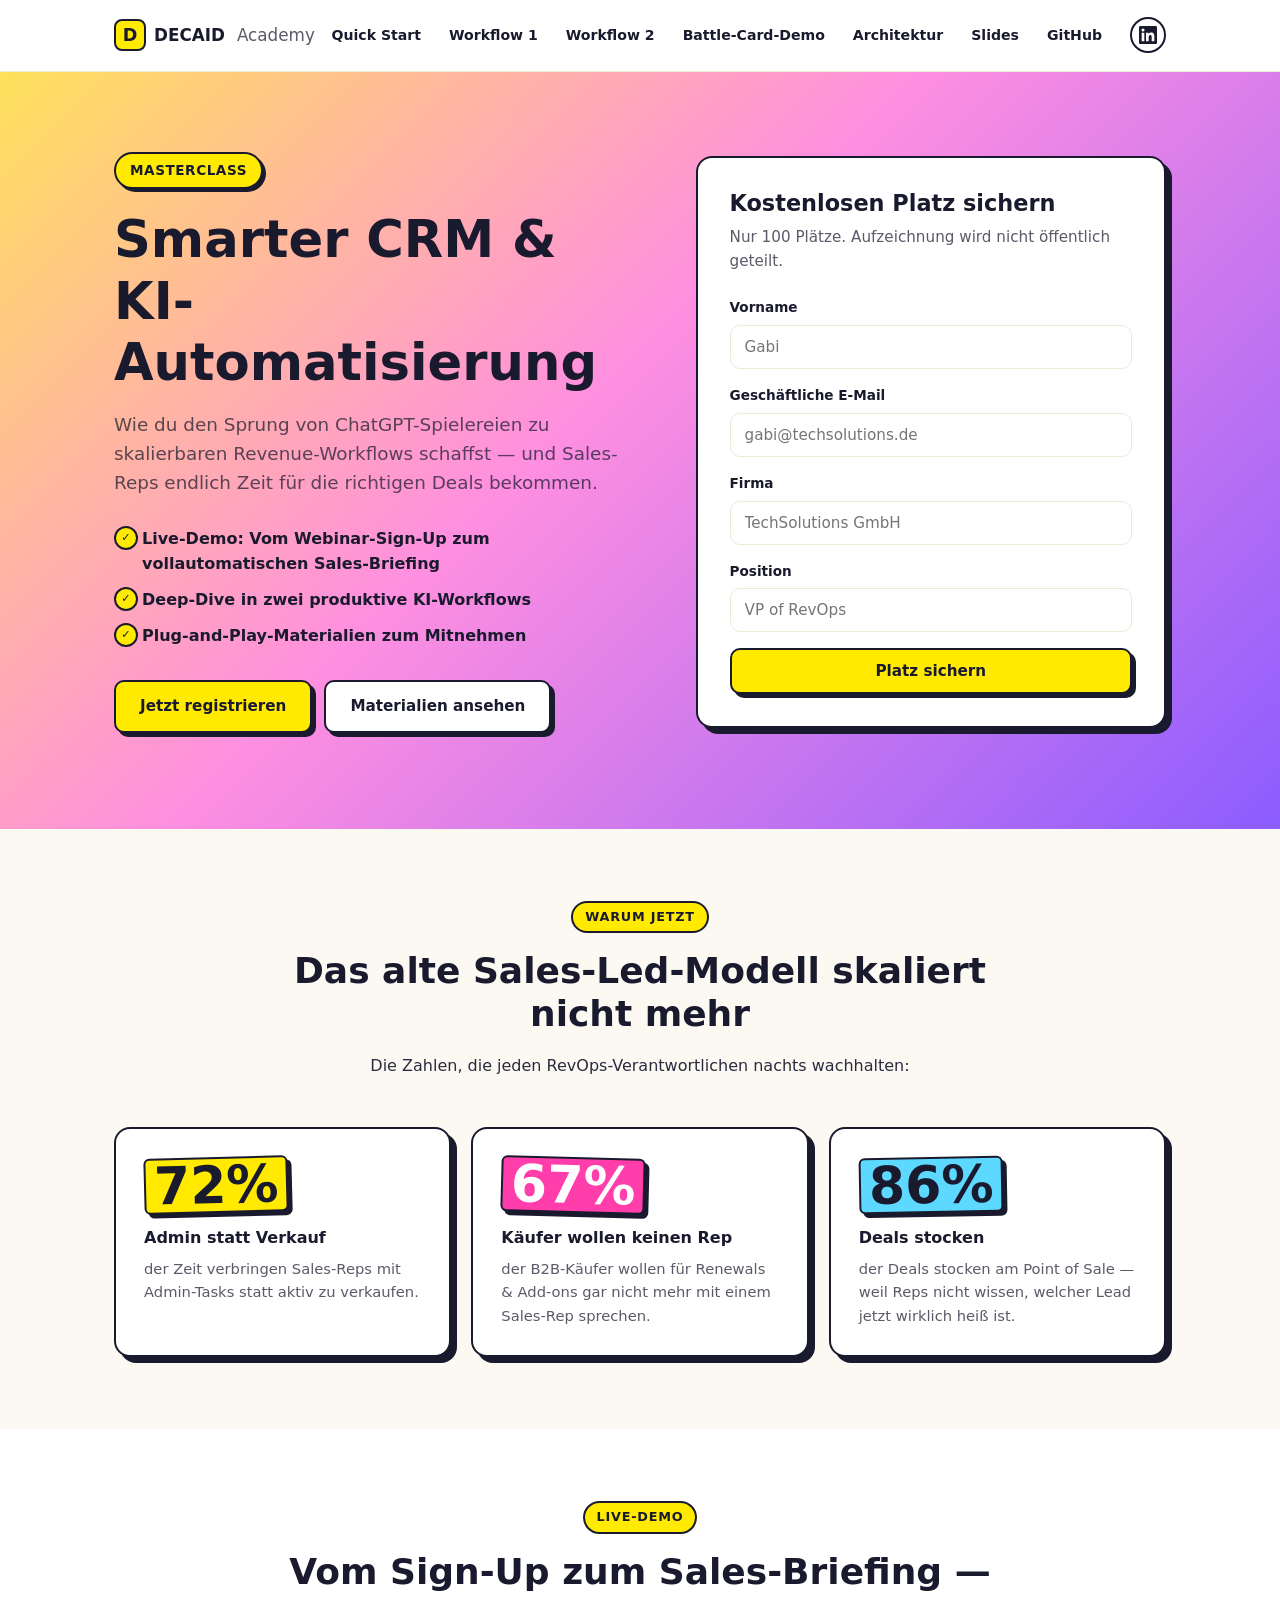
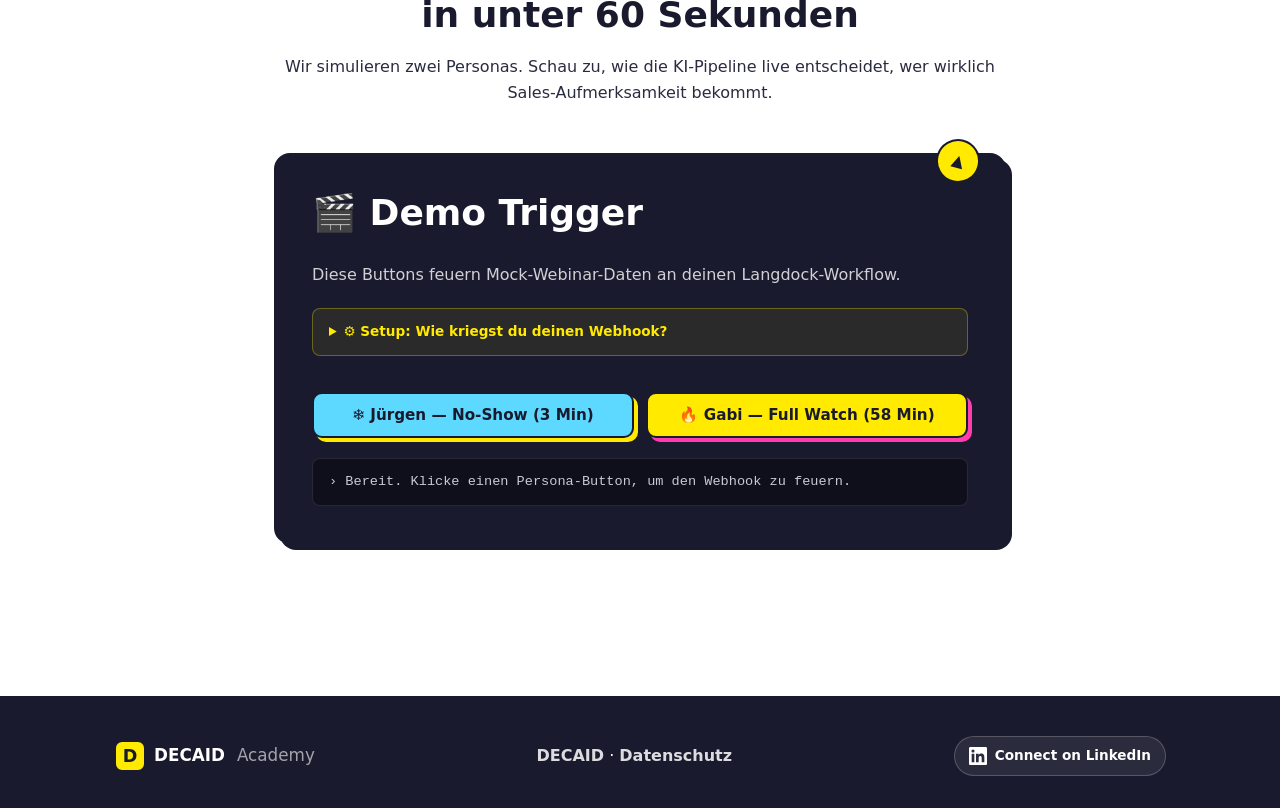
<file: index.html>
<!DOCTYPE html>
<html lang="de">
<head>
  <meta charset="UTF-8" />
  <meta name="viewport" content="width=device-width, initial-scale=1.0" />
  <title>Smarter CRM & KI-Automatisierung — Masterclass · DECAID Academy</title>
  <meta name="description" content="Live-Masterclass: Wie KI-gestützte CRM-Automatisierung Sales-Teams nur die wirklich qualifizierten Enterprise-Deals serviert — inklusive automatischer Deep-Research." />
  <link rel="icon" type="image/png" href="assets/logo.png" />
  <link rel="stylesheet" href="assets/styles.css" />
</head>
<body>

  <!-- ── Header ── -->
  <header class="site-header">
    <div class="container site-header__inner">
      <a href="#top" class="tenant-logo" style="text-decoration:none;">
        <div class="tenant-logo-icon">D</div>
        <span class="tenant-logo-text">DECAID</span>
        <span class="tenant-logo-accent">Academy</span>
      </a>

      <nav class="site-nav" aria-label="Materialien">
        <ul class="site-nav__list">
          <li><a href="materials/quick-start.html">Quick Start</a></li>
          <li><a href="materials/workflow1-lead-triage.html">Workflow 1</a></li>
          <li><a href="materials/workflow2-battle-cards.html">Workflow 2</a></li>
          <li><a href="battle-cards.html">Battle-Card-Demo</a></li>
          <li><a href="materials/architecture.html">Architektur</a></li>
          <li><a href="slides/">Slides</a></li>
          <li><a href="https://github.com/floriandecaid/decaid-academy-masterclass-smart-crm-demo-florian-202605" target="_blank" rel="noopener">GitHub</a></li>
        </ul>
      </nav>

      <a href="https://www.linkedin.com/in/florian-langer/" target="_blank" rel="noopener" class="site-nav__linkedin" aria-label="Connect with Florian Langer on LinkedIn" title="Connect on LinkedIn">
        <svg viewBox="0 0 24 24" fill="currentColor" aria-hidden="true"><path d="M20.45 20.45h-3.55v-5.57c0-1.33-.03-3.04-1.86-3.04-1.86 0-2.14 1.45-2.14 2.95v5.66H9.35V9h3.41v1.56h.05c.48-.9 1.64-1.86 3.38-1.86 3.61 0 4.27 2.38 4.27 5.47v6.28zM5.34 7.43a2.06 2.06 0 1 1 0-4.13 2.06 2.06 0 0 1 0 4.13zM7.12 20.45H3.56V9h3.56v11.45zM22.23 0H1.77C.79 0 0 .77 0 1.72v20.56C0 23.23.79 24 1.77 24h20.46C23.21 24 24 23.23 24 22.28V1.72C24 .77 23.21 0 22.23 0z"/></svg>
      </a>

      <button class="site-nav__toggle" id="navToggle" aria-label="Menü öffnen" aria-expanded="false" aria-controls="mobileNav">
        <span></span><span></span><span></span>
      </button>
    </div>

    <div class="mobile-nav" id="mobileNav" aria-hidden="true">
      <ul>
        <li><a href="materials/quick-start.html">Quick Start</a></li>
        <li><a href="materials/workflow1-lead-triage.html">Workflow 1 — Web Research &amp; Routing</a></li>
        <li><a href="materials/workflow2-battle-cards.html">Workflow 2 — Battle Cards</a></li>
        <li><a href="battle-cards.html">Battle-Card-Demo</a></li>
        <li><a href="materials/architecture.html">Architektur</a></li>
        <li><a href="slides/">Slides der Masterclass</a></li>
        <li><a href="https://github.com/floriandecaid/decaid-academy-masterclass-smart-crm-demo-florian-202605" target="_blank" rel="noopener">GitHub Repo</a></li>
        <li><a href="https://www.linkedin.com/in/florian-langer/" target="_blank" rel="noopener">Connect on LinkedIn</a></li>
      </ul>
    </div>
  </header>

  <a id="top"></a>

  <!-- ── Hero / Registration ── -->
  <section class="hero">
    <div class="container hero__inner">

      <div class="hero__content">
        <span class="hero__eyebrow">Masterclass</span>
        <h1 class="hero__title">Smarter CRM &amp; KI-Automatisierung</h1>
        <p class="hero__subtitle">
          Wie du den Sprung von ChatGPT-Spielereien zu skalierbaren Revenue-Workflows schaffst — und Sales-Reps endlich Zeit für die richtigen Deals bekommen.
        </p>
        <ul class="hero__bullets">
          <li>Live-Demo: Vom Webinar-Sign-Up zum vollautomatischen Sales-Briefing</li>
          <li>Deep-Dive in zwei produktive KI-Workflows</li>
          <li>Plug-and-Play-Materialien zum Mitnehmen</li>
        </ul>
        <div style="display:flex; gap:12px; flex-wrap:wrap;">
          <a href="#registration" class="btn btn--primary" id="heroRegisterBtn">Jetzt registrieren</a>
          <a href="materials/quick-start.html" class="btn btn--ghost">Materialien ansehen</a>
        </div>
      </div>

      <!-- ── Registration Form ── -->
      <div class="form-card" id="registration">
        <h2>Kostenlosen Platz sichern</h2>
        <p class="form-card__intro">Nur 100 Plätze. Aufzeichnung wird nicht öffentlich geteilt.</p>

        <form id="registrationForm" autocomplete="on" novalidate>
          <div class="form-row">
            <label for="firstname">Vorname</label>
            <input type="text" id="firstname" name="firstname" required placeholder="Gabi" />
          </div>
          <div class="form-row">
            <label for="email">Geschäftliche E-Mail</label>
            <input type="email" id="email" name="email" required placeholder="gabi@techsolutions.de" />
          </div>
          <div class="form-row">
            <label for="company_name">Firma</label>
            <input type="text" id="company_name" name="company_name" required placeholder="TechSolutions GmbH" />
          </div>
          <div class="form-row">
            <label for="jobtitle">Position</label>
            <input type="text" id="jobtitle" name="jobtitle" required placeholder="VP of RevOps" />
          </div>

          <button type="submit" class="btn btn--primary btn--block">Platz sichern</button>
        </form>
      </div>

    </div>
  </section>

  <!-- ── Stats / Pain Section ── -->
  <section class="section section--alt">
    <div class="container">
      <div class="section__title-block">
        <span class="section__eyebrow">Warum jetzt</span>
        <h2>Das alte Sales-Led-Modell skaliert nicht mehr</h2>
        <p>Die Zahlen, die jeden RevOps-Verantwortlichen nachts wachhalten:</p>
      </div>

      <div class="stat-grid">
        <div class="stat-card">
          <div class="stat-card__num">72%</div>
          <div class="stat-card__label">Admin statt Verkauf</div>
          <div class="stat-card__desc">der Zeit verbringen Sales-Reps mit Admin-Tasks statt aktiv zu verkaufen.</div>
        </div>
        <div class="stat-card">
          <div class="stat-card__num">67%</div>
          <div class="stat-card__label">Käufer wollen keinen Rep</div>
          <div class="stat-card__desc">der B2B-Käufer wollen für Renewals &amp; Add-ons gar nicht mehr mit einem Sales-Rep sprechen.</div>
        </div>
        <div class="stat-card">
          <div class="stat-card__num">86%</div>
          <div class="stat-card__label">Deals stocken</div>
          <div class="stat-card__desc">der Deals stocken am Point of Sale — weil Reps nicht wissen, welcher Lead jetzt wirklich heiß ist.</div>
        </div>
      </div>
    </div>
  </section>

  <!-- ── Demo Control Panel (für Bühne) ── -->
  <section class="section">
    <div class="container container--narrow">
      <div class="section__title-block">
        <span class="section__eyebrow">Live-Demo</span>
        <h2>Vom Sign-Up zum Sales-Briefing — in unter 60 Sekunden</h2>
        <p>Wir simulieren zwei Personas. Schau zu, wie die KI-Pipeline live entscheidet, wer wirklich Sales-Aufmerksamkeit bekommt.</p>
      </div>

      <div class="demo-panel" id="demoPanel">
        <h2>🎬 Demo Trigger</h2>
        <p>Diese Buttons feuern Mock-Webinar-Daten an deinen Langdock-Workflow.</p>

        <details style="margin-bottom: 8px; background: rgba(255,234,0,0.08); border: 1px solid rgba(255,234,0,0.3); border-radius: 8px; padding: 12px 16px;">
          <summary style="cursor: pointer; font-weight: 700; color: var(--decaid-primary); font-size: 0.85rem;">⚙️ Setup: Wie kriegst du deinen Webhook?</summary>
          <ol style="margin: 12px 0 0; padding-left: 22px; font-size: 0.82rem; line-height: 1.55; color: rgba(255,255,255,0.85);">
            <li>Login bei <a href="https://app.langdock.com" target="_blank" rel="noopener" style="color: var(--decaid-primary);">app.langdock.com</a></li>
            <li>Workflow 1 öffnen → <strong>Webhook-Node</strong> (ganz links) anklicken</li>
            <li>Button <code style="background:rgba(0,0,0,0.4); padding:1px 6px; border-radius:4px;">Copy URL</code> klicken</li>
            <li>In <code style="background:rgba(0,0,0,0.4); padding:1px 6px; border-radius:4px;">index.html</code> die Variable <code style="background:rgba(0,0,0,0.4); padding:1px 6px; border-radius:4px;">LANGDOCK_WEBHOOK_URL</code> ersetzen</li>
          </ol>
        </details>

        <div class="demo-panel__buttons">
          <button class="btn btn--demo-cold" data-persona="juergen" type="button">
            ❄️ Jürgen — No-Show (3 Min)
          </button>
          <button class="btn btn--demo-hot" data-persona="gabi" type="button">
            🔥 Gabi — Full Watch (58 Min)
          </button>
        </div>

        <div class="demo-status" id="demoStatus">› Bereit. Klicke einen Persona-Button, um den Webhook zu feuern.</div>
      </div>
    </div>
  </section>

  <!-- ── Footer ── -->
  <footer class="site-footer">
    <div class="container site-footer__inner">
      <div class="tenant-logo">
        <div class="tenant-logo-icon">D</div>
        <span class="tenant-logo-text" style="color:#fff;">DECAID</span>
        <span class="tenant-logo-accent" style="color:rgba(255,255,255,0.6);">Academy</span>
      </div>
      <div>
        <a href="https://decaid.ai" target="_blank" rel="noopener">DECAID</a> ·
        <a href="https://decaid.ai/datenschutz" target="_blank" rel="noopener">Datenschutz</a>
      </div>
      <a href="https://www.linkedin.com/in/florian-langer/" target="_blank" rel="noopener" class="site-footer__connect" aria-label="Connect with Florian Langer on LinkedIn">
        <svg viewBox="0 0 24 24" fill="currentColor" aria-hidden="true"><path d="M20.45 20.45h-3.55v-5.57c0-1.33-.03-3.04-1.86-3.04-1.86 0-2.14 1.45-2.14 2.95v5.66H9.35V9h3.41v1.56h.05c.48-.9 1.64-1.86 3.38-1.86 3.61 0 4.27 2.38 4.27 5.47v6.28zM5.34 7.43a2.06 2.06 0 1 1 0-4.13 2.06 2.06 0 0 1 0 4.13zM7.12 20.45H3.56V9h3.56v11.45zM22.23 0H1.77C.79 0 0 .77 0 1.72v20.56C0 23.23.79 24 1.77 24h20.46C23.21 24 24 23.23 24 22.28V1.72C24 .77 23.21 0 22.23 0z"/></svg>
        Connect on LinkedIn
      </a>
    </div>
  </footer>

  <script>
    /* ── Mobile Nav Toggle ──────────────────────────────────── */
    (() => {
      const toggle = document.getElementById('navToggle');
      const drawer = document.getElementById('mobileNav');
      if (!toggle || !drawer) return;
      toggle.addEventListener('click', () => {
        const open = toggle.getAttribute('aria-expanded') === 'true';
        toggle.setAttribute('aria-expanded', String(!open));
        drawer.setAttribute('data-open', String(!open));
        drawer.setAttribute('aria-hidden', String(open));
      });
      drawer.querySelectorAll('a').forEach(a => a.addEventListener('click', () => {
        toggle.setAttribute('aria-expanded', 'false');
        drawer.setAttribute('data-open', 'false');
        drawer.setAttribute('aria-hidden', 'true');
      }));
    })();

    /* ────────────────────────────────────────────────────────────
     * Konfiguration — Webhook für deinen Workflow 1.
     *
     * Wo bekommst du die URL?
     *   1. Login bei app.langdock.com
     *   2. Workflow 1 (Web Research & Smart Routing) öffnen
     *   3. Webhook-Node (ganz links) anklicken
     *   4. Button "Copy URL" klicken
     *   5. Hier unten einsetzen — die URL beginnt mit
     *      https://app.langdock.com/api/hooks/workflows/<workflow-id>
     *
     * Solange der Platzhalter steht, zeigt die Demo nur die JSON-Payload
     * an, die gesendet werden würde — kein echter Trigger.
     * ──────────────────────────────────────────────────────────── */
    const LANGDOCK_WEBHOOK_URL = "<YOUR_WORKFLOW_1_WEBHOOK_URL>";

    /* ────────────────────────────────────────────────────────────
     * Mock-Personas für die Live-Demo.
     * Bewusst fiktiv. Gerolsteiner als googlebare Demo-Firma.
     * ──────────────────────────────────────────────────────────── */
    /* Achtung: keine Revenue im Form-Submit. Das Webinar-Tool kennt nur
       Vorname/Email/Firma/Position + Watch-Time vom Streaming. Revenue,
       News und strategische Themen ergänzt die Web-Search-KI im Workflow. */
    const personas = {
      juergen: {
        event: "webinar_engagement_update",
        lead: {
          firstname: "Jürgen",
          lastname: "Maier",
          email: "j.maier@fritz-kola.example",
          company_name: "fritz-kola GmbH",
          jobtitle: "Head of Marketing",
          webinar_watch_time_minutes: 3
        }
      },
      gabi: {
        event: "webinar_engagement_update",
        lead: {
          firstname: "Gabi",
          lastname: "Schneider",
          email: "g.schneider@gerolsteiner.example",
          company_name: "Gerolsteiner Brunnen GmbH & Co. KG",
          jobtitle: "VP of RevOps",
          webinar_watch_time_minutes: 58
        }
      }
    };

    const statusEl = document.getElementById("demoStatus");

    function setStatus(text, variant) {
      const cls = variant ? ` class="${variant}"` : "";
      statusEl.innerHTML = `<span${cls}>${text}</span>`;
    }

    async function firePersona(personaKey) {
      const payload = personas[personaKey];
      if (!payload) return;

      if (LANGDOCK_WEBHOOK_URL.startsWith("<")) {
        setStatus(
          `⚠️  Kein Webhook konfiguriert.\n\n` +
          `So bekommst du die URL:\n` +
          `1. app.langdock.com → dein Workflow öffnen\n` +
          `2. Webhook-Node (links) anklicken\n` +
          `3. "Copy URL" → in index.html als LANGDOCK_WEBHOOK_URL einsetzen\n\n` +
          `Würde senden:\n${JSON.stringify(payload, null, 2)}`,
          "err"
        );
        return;
      }

      setStatus(`› Sende ${payload.lead.firstname} (${payload.lead.webinar_watch_time_minutes} Min) an Langdock…`, "info");

      /* Hinweis: Langdocks Webhook unterstützt keinen CORS für Browser-Fetches.
         Wir nutzen `mode: "no-cors"` — der Request geht raus und triggert den
         Workflow, aber wir können die Response nicht lesen.
         Erfolgs-Bestätigung gibt's also nicht via HTTP-Status, sondern indirekt:
         schau in den Drive-Ordner, dort erscheint das Briefing-Doc. */
      try {
        await fetch(LANGDOCK_WEBHOOK_URL, {
          method: "POST",
          mode: "no-cors",
          headers: { "Content-Type": "application/json" },
          body: JSON.stringify(payload)
        });
        setStatus(
          `✓ ${payload.lead.firstname} (${payload.lead.company_name}) gesendet.\n` +
          `Watch Time: ${payload.lead.webinar_watch_time_minutes} Min · Revenue & News holt die KI selbst.\n` +
          `→ Schau in deinen Drive-Ordner — Briefing-Doc folgt in 20–60 Sek.`,
          "ok"
        );
      } catch (err) {
        setStatus(`✗ Fehler beim Senden: ${err.message}`, "err");
      }
    }

    document.querySelectorAll("[data-persona]").forEach(btn => {
      btn.addEventListener("click", () => firePersona(btn.dataset.persona));
    });

    /* Registration: Demo-Hinweis. Beide Trigger ("Jetzt registrieren"
       im Hero + "Platz sichern" im Form) zeigen denselben Hinweis. */
    function showRegistrationDemoNotice(firstname) {
      alert(
        `Danke, ${firstname || "Friend"}!\n\n` +
        `Diese Seite ist die Demo-Landingpage für die DECAID Academy Masterclass.\n` +
        `In einer echten Implementation würden deine Daten jetzt direkt an Langdock fließen.`
      );
    }

    document.getElementById("heroRegisterBtn").addEventListener("click", (e) => {
      e.preventDefault();
      showRegistrationDemoNotice();
    });

    document.getElementById("registrationForm").addEventListener("submit", (e) => {
      e.preventDefault();
      const data = Object.fromEntries(new FormData(e.target).entries());
      showRegistrationDemoNotice(data.firstname);
    });
  </script>

</body>
</html>
</file>
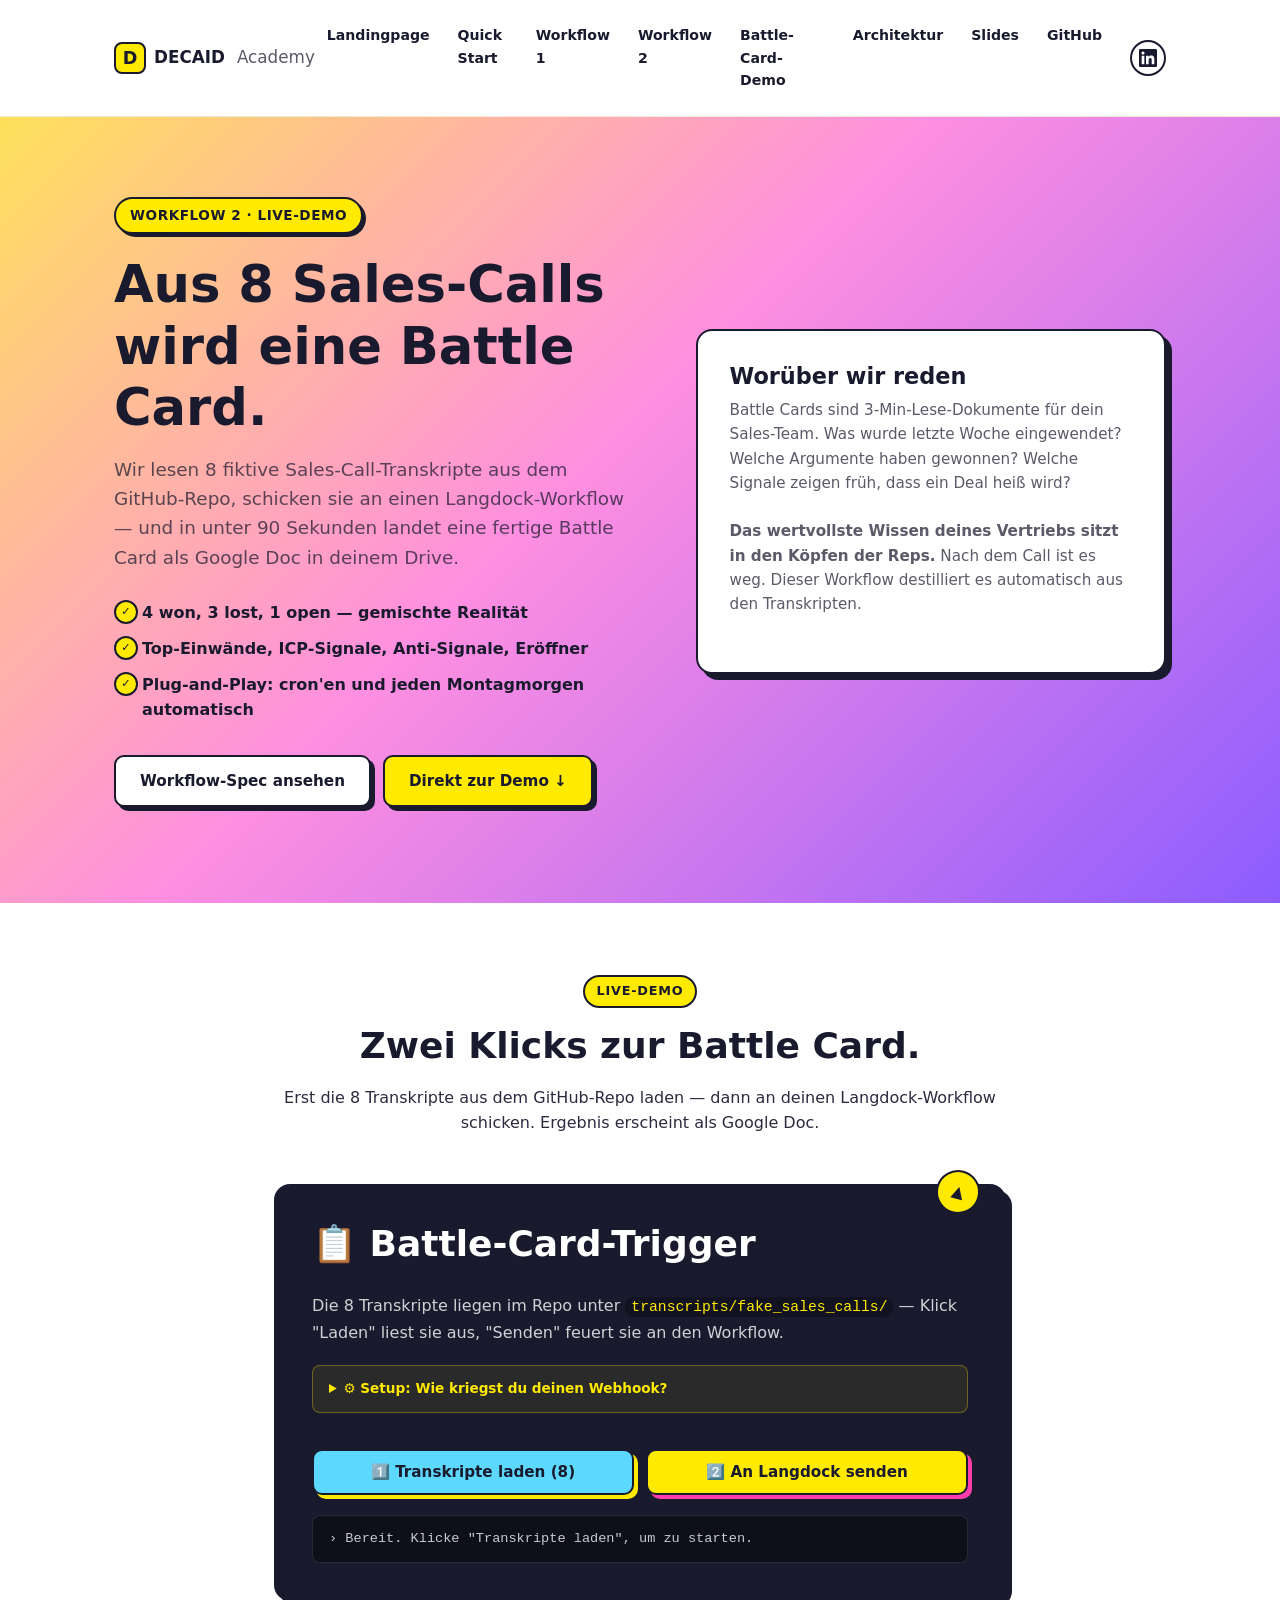
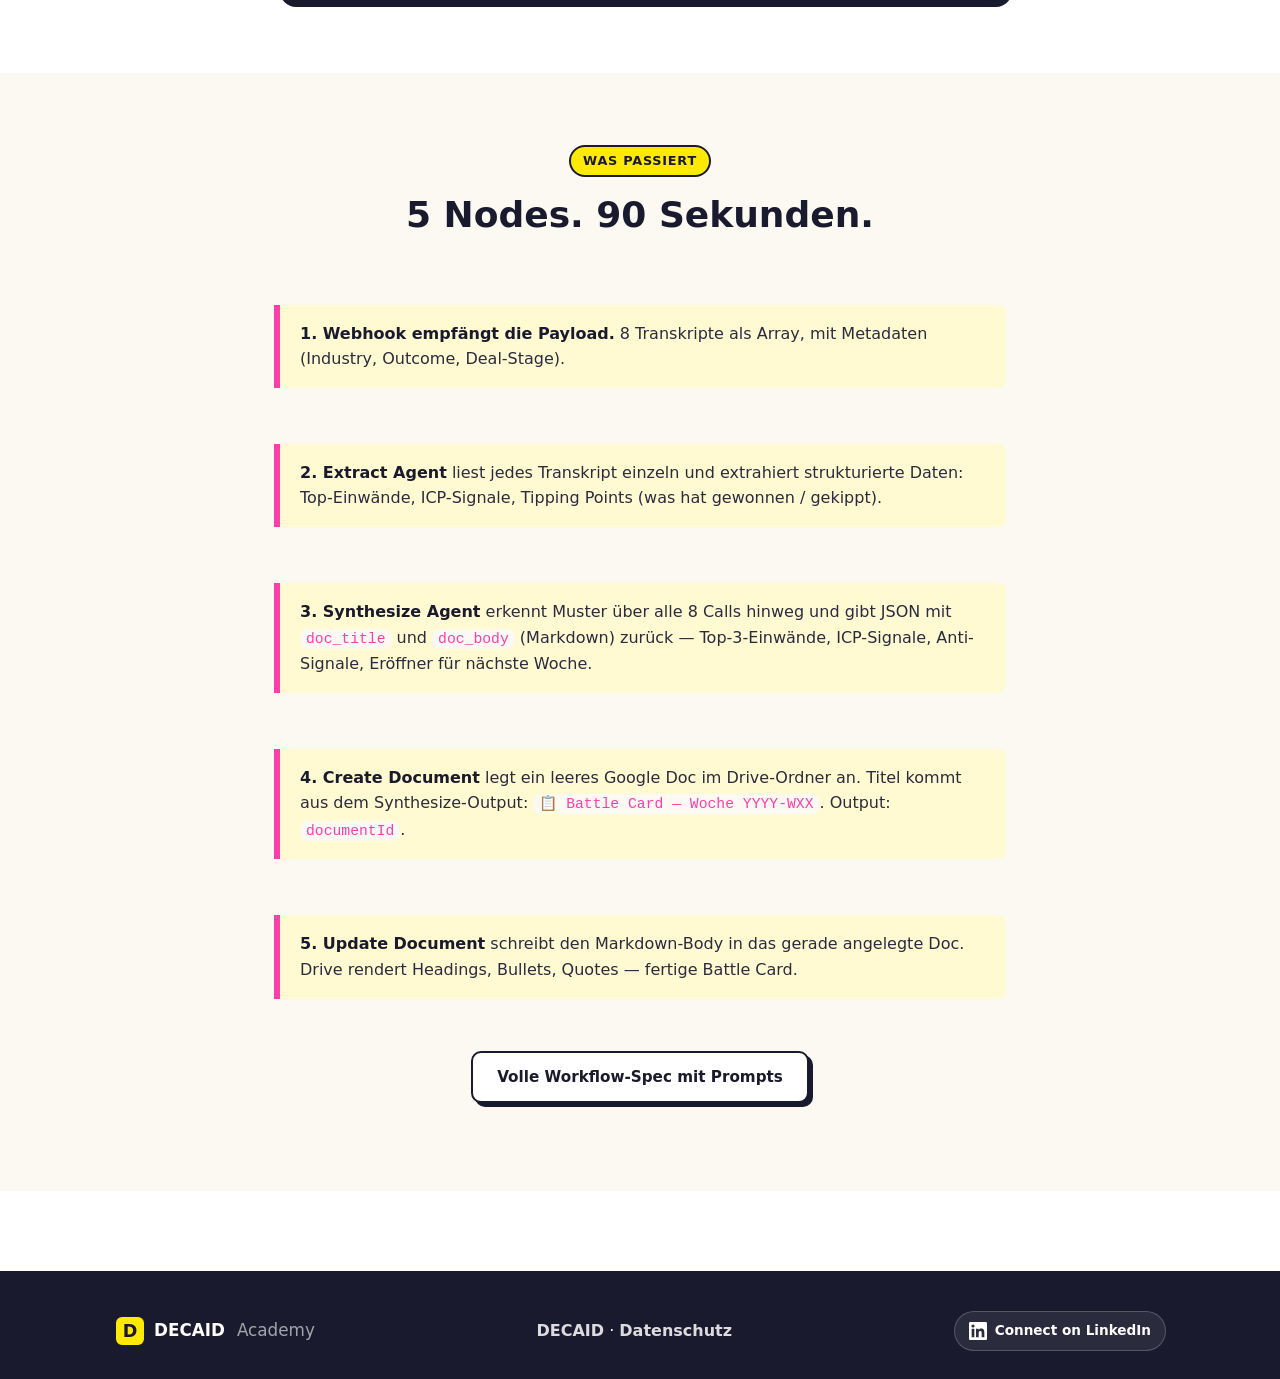
<file: battle-cards.html>
<!DOCTYPE html>
<html lang="de">
<head>
  <meta charset="UTF-8" />
  <meta name="viewport" content="width=device-width, initial-scale=1.0" />
  <title>Battle Cards — Live-Demo · DECAID Academy</title>
  <meta name="description" content="Live-Demo: 8 Sales-Call-Transkripte werden von einem Langdock-Workflow zu einer Battle Card destilliert — ein Doc, das dein Team Montagmorgen in 3 Minuten lesen kann." />
  <link rel="icon" type="image/png" href="assets/logo.png" />
  <link rel="stylesheet" href="assets/styles.css" />
</head>
<body>

  <!-- ── Header ── -->
  <header class="site-header">
    <div class="container site-header__inner">
      <a href="index.html" class="tenant-logo" style="text-decoration:none;">
        <div class="tenant-logo-icon">D</div>
        <span class="tenant-logo-text">DECAID</span>
        <span class="tenant-logo-accent">Academy</span>
      </a>

      <nav class="site-nav" aria-label="Materialien">
        <ul class="site-nav__list">
          <li><a href="index.html">Landingpage</a></li>
          <li><a href="materials/quick-start.html">Quick Start</a></li>
          <li><a href="materials/workflow1-lead-triage.html">Workflow 1</a></li>
          <li><a href="materials/workflow2-battle-cards.html">Workflow 2</a></li>
          <li><a href="battle-cards.html">Battle-Card-Demo</a></li>
          <li><a href="materials/architecture.html">Architektur</a></li>
          <li><a href="slides/">Slides</a></li>
          <li><a href="https://github.com/floriandecaid/decaid-academy-masterclass-smart-crm-demo-florian-202605" target="_blank" rel="noopener">GitHub</a></li>
        </ul>
      </nav>

      <a href="https://www.linkedin.com/in/florian-langer/" target="_blank" rel="noopener" class="site-nav__linkedin" aria-label="Connect with Florian Langer on LinkedIn" title="Connect on LinkedIn">
        <svg viewBox="0 0 24 24" fill="currentColor" aria-hidden="true"><path d="M20.45 20.45h-3.55v-5.57c0-1.33-.03-3.04-1.86-3.04-1.86 0-2.14 1.45-2.14 2.95v5.66H9.35V9h3.41v1.56h.05c.48-.9 1.64-1.86 3.38-1.86 3.61 0 4.27 2.38 4.27 5.47v6.28zM5.34 7.43a2.06 2.06 0 1 1 0-4.13 2.06 2.06 0 0 1 0 4.13zM7.12 20.45H3.56V9h3.56v11.45zM22.23 0H1.77C.79 0 0 .77 0 1.72v20.56C0 23.23.79 24 1.77 24h20.46C23.21 24 24 23.23 24 22.28V1.72C24 .77 23.21 0 22.23 0z"/></svg>
      </a>

      <button class="site-nav__toggle" id="navToggle" aria-label="Menü öffnen" aria-expanded="false" aria-controls="mobileNav">
        <span></span><span></span><span></span>
      </button>
    </div>

    <div class="mobile-nav" id="mobileNav" aria-hidden="true">
      <ul>
        <li><a href="index.html">← Landingpage</a></li>
        <li><a href="materials/quick-start.html">Quick Start</a></li>
        <li><a href="materials/workflow1-lead-triage.html">Workflow 1 — Web Research &amp; Routing</a></li>
        <li><a href="materials/workflow2-battle-cards.html">Workflow 2 — Battle Cards</a></li>
        <li><a href="battle-cards.html">Battle-Card-Demo</a></li>
        <li><a href="materials/architecture.html">Architektur</a></li>
        <li><a href="slides/">Slides der Masterclass</a></li>
        <li><a href="https://github.com/floriandecaid/decaid-academy-masterclass-smart-crm-demo-florian-202605" target="_blank" rel="noopener">GitHub Repo</a></li>
        <li><a href="https://www.linkedin.com/in/florian-langer/" target="_blank" rel="noopener">Connect on LinkedIn</a></li>
      </ul>
    </div>
  </header>

  <!-- ── Hero ── -->
  <section class="hero">
    <div class="container hero__inner">

      <div class="hero__content">
        <span class="hero__eyebrow">Workflow 2 · Live-Demo</span>
        <h1 class="hero__title">Aus 8 Sales-Calls wird eine Battle Card.</h1>
        <p class="hero__subtitle">
          Wir lesen 8 fiktive Sales-Call-Transkripte aus dem GitHub-Repo, schicken sie an einen Langdock-Workflow — und in unter 90 Sekunden landet eine fertige Battle Card als Google Doc in deinem Drive.
        </p>
        <ul class="hero__bullets">
          <li>4 won, 3 lost, 1 open — gemischte Realität</li>
          <li>Top-Einwände, ICP-Signale, Anti-Signale, Eröffner</li>
          <li>Plug-and-Play: cron'en und jeden Montagmorgen automatisch</li>
        </ul>
        <div style="display:flex; gap:12px; flex-wrap:wrap;">
          <a href="materials/workflow2-battle-cards.html" class="btn btn--ghost">Workflow-Spec ansehen</a>
          <a href="#demoPanel" class="btn btn--primary">Direkt zur Demo ↓</a>
        </div>
      </div>

      <div class="form-card">
        <h2>Worüber wir reden</h2>
        <p class="form-card__intro">Battle Cards sind 3-Min-Lese-Dokumente für dein Sales-Team. Was wurde letzte Woche eingewendet? Welche Argumente haben gewonnen? Welche Signale zeigen früh, dass ein Deal heiß wird?</p>
        <p class="form-card__intro" style="margin-top:0;"><strong>Das wertvollste Wissen deines Vertriebs sitzt in den Köpfen der Reps.</strong> Nach dem Call ist es weg. Dieser Workflow destilliert es automatisch aus den Transkripten.</p>
      </div>

    </div>
  </section>

  <!-- ── Demo Control Panel ── -->
  <section class="section">
    <div class="container container--narrow">
      <div class="section__title-block">
        <span class="section__eyebrow">Live-Demo</span>
        <h2>Zwei Klicks zur Battle Card.</h2>
        <p>Erst die 8 Transkripte aus dem GitHub-Repo laden — dann an deinen Langdock-Workflow schicken. Ergebnis erscheint als Google Doc.</p>
      </div>

      <div class="demo-panel" id="demoPanel">
        <h2>📋 Battle-Card-Trigger</h2>
        <p>Die 8 Transkripte liegen im Repo unter <code style="color:var(--decaid-primary); background:rgba(0,0,0,0.3);">transcripts/fake_sales_calls/</code> — Klick "Laden" liest sie aus, "Senden" feuert sie an den Workflow.</p>

        <details style="margin-bottom: 8px; background: rgba(255,234,0,0.08); border: 1px solid rgba(255,234,0,0.3); border-radius: 8px; padding: 12px 16px;">
          <summary style="cursor: pointer; font-weight: 700; color: var(--decaid-primary); font-size: 0.85rem;">⚙️ Setup: Wie kriegst du deinen Webhook?</summary>
          <ol style="margin: 12px 0 0; padding-left: 22px; font-size: 0.82rem; line-height: 1.55; color: rgba(255,255,255,0.85);">
            <li>Login bei <a href="https://app.langdock.com" target="_blank" rel="noopener" style="color: var(--decaid-primary);">app.langdock.com</a></li>
            <li>Workflow 2 (Battle Cards) öffnen → <strong>Webhook-Node</strong> (ganz links) anklicken</li>
            <li>Button <code style="background:rgba(0,0,0,0.4); padding:1px 6px; border-radius:4px;">Copy URL</code> klicken</li>
            <li>In <code style="background:rgba(0,0,0,0.4); padding:1px 6px; border-radius:4px;">battle-cards.html</code> die Variable <code style="background:rgba(0,0,0,0.4); padding:1px 6px; border-radius:4px;">LANGDOCK_W2_WEBHOOK_URL</code> ersetzen</li>
          </ol>
        </details>

        <div class="demo-panel__buttons">
          <button class="btn btn--demo-cold" id="loadBtn" type="button">
            1️⃣ Transkripte laden (8)
          </button>
          <button class="btn btn--demo-hot" id="sendBtn" type="button" disabled>
            2️⃣ An Langdock senden
          </button>
        </div>

        <div class="demo-status" id="demoStatus">› Bereit. Klicke "Transkripte laden", um zu starten.</div>
      </div>
    </div>
  </section>

  <!-- ── Was passiert dahinter ── -->
  <section class="section section--alt">
    <div class="container container--narrow">
      <div class="section__title-block">
        <span class="section__eyebrow">Was passiert</span>
        <h2>5 Nodes. 90 Sekunden.</h2>
      </div>

      <div style="display:grid; gap:16px;">
        <div class="callout">
          <strong>1. Webhook empfängt die Payload.</strong> 8 Transkripte als Array, mit Metadaten (Industry, Outcome, Deal-Stage).
        </div>
        <div class="callout">
          <strong>2. Extract Agent</strong> liest jedes Transkript einzeln und extrahiert strukturierte Daten: Top-Einwände, ICP-Signale, Tipping Points (was hat gewonnen / gekippt).
        </div>
        <div class="callout">
          <strong>3. Synthesize Agent</strong> erkennt Muster über alle 8 Calls hinweg und gibt JSON mit <code>doc_title</code> und <code>doc_body</code> (Markdown) zurück — Top-3-Einwände, ICP-Signale, Anti-Signale, Eröffner für nächste Woche.
        </div>
        <div class="callout">
          <strong>4. Create Document</strong> legt ein leeres Google Doc im Drive-Ordner an. Titel kommt aus dem Synthesize-Output: <code>📋 Battle Card — Woche YYYY-WXX</code>. Output: <code>documentId</code>.
        </div>
        <div class="callout">
          <strong>5. Update Document</strong> schreibt den Markdown-Body in das gerade angelegte Doc. Drive rendert Headings, Bullets, Quotes — fertige Battle Card.
        </div>
      </div>

      <p style="margin-top: 32px; text-align: center;">
        <a href="materials/workflow2-battle-cards.html" class="btn btn--ghost">Volle Workflow-Spec mit Prompts</a>
      </p>
    </div>
  </section>

  <!-- ── Footer ── -->
  <footer class="site-footer">
    <div class="container site-footer__inner">
      <div class="tenant-logo">
        <div class="tenant-logo-icon">D</div>
        <span class="tenant-logo-text" style="color:#fff;">DECAID</span>
        <span class="tenant-logo-accent" style="color:rgba(255,255,255,0.6);">Academy</span>
      </div>
      <div>
        <a href="https://decaid.ai" target="_blank" rel="noopener">DECAID</a> ·
        <a href="https://decaid.ai/datenschutz" target="_blank" rel="noopener">Datenschutz</a>
      </div>
      <a href="https://www.linkedin.com/in/florian-langer/" target="_blank" rel="noopener" class="site-footer__connect" aria-label="Connect with Florian Langer on LinkedIn">
        <svg viewBox="0 0 24 24" fill="currentColor" aria-hidden="true"><path d="M20.45 20.45h-3.55v-5.57c0-1.33-.03-3.04-1.86-3.04-1.86 0-2.14 1.45-2.14 2.95v5.66H9.35V9h3.41v1.56h.05c.48-.9 1.64-1.86 3.38-1.86 3.61 0 4.27 2.38 4.27 5.47v6.28zM5.34 7.43a2.06 2.06 0 1 1 0-4.13 2.06 2.06 0 0 1 0 4.13zM7.12 20.45H3.56V9h3.56v11.45zM22.23 0H1.77C.79 0 0 .77 0 1.72v20.56C0 23.23.79 24 1.77 24h20.46C23.21 24 24 23.23 24 22.28V1.72C24 .77 23.21 0 22.23 0z"/></svg>
        Connect on LinkedIn
      </a>
    </div>
  </footer>

  <script>
    /* ── Mobile Nav Toggle ──────────────────────────────────── */
    (() => {
      const t = document.getElementById('navToggle'), d = document.getElementById('mobileNav');
      if (!t || !d) return;
      t.addEventListener('click', () => {
        const open = t.getAttribute('aria-expanded') === 'true';
        t.setAttribute('aria-expanded', String(!open));
        d.setAttribute('data-open', String(!open));
        d.setAttribute('aria-hidden', String(open));
      });
    })();

    /* ────────────────────────────────────────────────────────────
     * Konfiguration — Webhook für deinen Workflow 2 (Battle Cards).
     *
     * Wo bekommst du die URL?
     *   1. Login bei app.langdock.com
     *   2. Workflow 2 (Battle Cards) öffnen
     *   3. Webhook-Node (ganz links) anklicken
     *   4. Button "Copy URL" klicken
     *   5. Hier unten einsetzen — die URL beginnt mit
     *      https://app.langdock.com/api/hooks/workflows/<workflow-id>
     *
     * Solange der Platzhalter steht, zeigt die Demo nur die JSON-Payload
     * an, die gesendet werden würde — kein echter Trigger.
     * ──────────────────────────────────────────────────────────── */
    const LANGDOCK_W2_WEBHOOK_URL = "<YOUR_WORKFLOW_2_WEBHOOK_URL>";

    /* Die 8 Transkripte aus dem Repo. Filenamen kodieren Metadaten:
       NN-<industry>-<outcome>-<dealstage>.txt */
    const TRANSCRIPT_FILES = [
      "01-saas-won-discovery.txt",
      "02-manufacturing-lost-pricing.txt",
      "03-fintech-won-demo.txt",
      "04-retail-lost-integration.txt",
      "05-healthcare-open-followup.txt",
      "06-logistics-won-procurement.txt",
      "07-mediacorp-lost-changemgmt.txt",
      "08-energy-won-csuite.txt"
    ];

    /* Industry-Mapping für lesbare Werte im Payload (statt slugs). */
    const INDUSTRY_LABELS = {
      "saas": "SaaS",
      "manufacturing": "Manufacturing",
      "fintech": "Fintech",
      "retail": "Retail",
      "healthcare": "Healthcare",
      "logistics": "Logistics",
      "mediacorp": "Media",
      "energy": "Energy"
    };

    let loadedTranscripts = null;
    const statusEl = document.getElementById("demoStatus");
    const loadBtn = document.getElementById("loadBtn");
    const sendBtn = document.getElementById("sendBtn");

    function setStatus(text, variant) {
      const cls = variant ? ` class="${variant}"` : "";
      statusEl.innerHTML = `<span${cls}>${text}</span>`;
    }

    function parseFilename(filename) {
      // "01-saas-won-discovery.txt" → { industry: "SaaS", outcome: "won", deal_stage: "discovery" }
      const base = filename.replace(/^\d+-/, "").replace(/\.txt$/, "");
      const parts = base.split("-");
      const industry = INDUSTRY_LABELS[parts[0]] || parts[0];
      const outcome = parts[1];
      const deal_stage = parts.slice(2).join(" ");
      return { industry, outcome, deal_stage };
    }

    function isoWeek(date = new Date()) {
      // ISO-Wochenformat YYYY-WXX
      const d = new Date(Date.UTC(date.getFullYear(), date.getMonth(), date.getDate()));
      const dayNum = d.getUTCDay() || 7;
      d.setUTCDate(d.getUTCDate() + 4 - dayNum);
      const yearStart = new Date(Date.UTC(d.getUTCFullYear(), 0, 1));
      const weekNum = Math.ceil(((d - yearStart) / 86400000 + 1) / 7);
      return `${d.getUTCFullYear()}-W${String(weekNum).padStart(2, "0")}`;
    }

    /* ────────────────────────────────────────────────────────────
     * Schritt 1 — Transkripte laden
     * ──────────────────────────────────────────────────────────── */
    async function loadTranscripts() {
      loadBtn.disabled = true;
      setStatus(`› Lade ${TRANSCRIPT_FILES.length} Transkripte aus dem Repo…`, "info");

      try {
        const responses = await Promise.all(
          TRANSCRIPT_FILES.map(f =>
            fetch(`transcripts/fake_sales_calls/${f}`).then(r => {
              if (!r.ok) throw new Error(`${f}: HTTP ${r.status}`);
              return r.text().then(text => ({ filename: f, text }));
            })
          )
        );

        loadedTranscripts = responses.map(({ filename, text }) => {
          const meta = parseFilename(filename);
          return {
            ...meta,
            transcript: text
          };
        });

        const summary = loadedTranscripts.reduce((acc, t) => {
          acc[t.outcome] = (acc[t.outcome] || 0) + 1;
          return acc;
        }, {});

        setStatus(
          `✓ ${loadedTranscripts.length} Transkripte geladen.\n` +
          `${summary.won || 0} won · ${summary.lost || 0} lost · ${summary.open || 0} open\n` +
          `→ Klicke "An Langdock senden", um den Workflow zu starten.`,
          "ok"
        );

        sendBtn.disabled = false;
      } catch (err) {
        setStatus(`✗ Fehler beim Laden: ${err.message}`, "err");
        loadBtn.disabled = false;
      }
    }

    /* ────────────────────────────────────────────────────────────
     * Schritt 2 — An Langdock senden
     * ──────────────────────────────────────────────────────────── */
    async function sendTranscripts() {
      if (!loadedTranscripts) return;

      const week = isoWeek();
      const payload = {
        event: "weekly_battle_card_generation",
        week,
        transcripts: loadedTranscripts
      };

      if (LANGDOCK_W2_WEBHOOK_URL.startsWith("<")) {
        setStatus(
          `⚠️  Kein Webhook konfiguriert.\n\n` +
          `So bekommst du die URL:\n` +
          `1. app.langdock.com → Workflow 2 (Battle Cards) öffnen\n` +
          `2. Webhook-Node (links) anklicken\n` +
          `3. "Copy URL" → in battle-cards.html als LANGDOCK_W2_WEBHOOK_URL einsetzen\n\n` +
          `Würde senden: ${loadedTranscripts.length} Transkripte (Woche ${week})`,
          "err"
        );
        return;
      }

      sendBtn.disabled = true;
      setStatus(`› Sende ${loadedTranscripts.length} Transkripte (Woche ${week}) an Langdock…`, "info");

      /* Langdock-Webhook unterstützt kein CORS — no-cors fetch.
         Response können wir nicht lesen, Erfolg sieht man im Drive. */
      try {
        await fetch(LANGDOCK_W2_WEBHOOK_URL, {
          method: "POST",
          mode: "no-cors",
          headers: { "Content-Type": "application/json" },
          body: JSON.stringify(payload)
        });
        setStatus(
          `✓ Payload gesendet (Woche ${week}, ${loadedTranscripts.length} Transkripte).\n` +
          `→ Battle-Card-Doc erscheint in 60–90 Sek im Drive-Ordner.\n` +
          `→ Synthesize-Agent ist langsamer als Larry — gib der KI einen Moment.`,
          "ok"
        );
      } catch (err) {
        setStatus(`✗ Fehler beim Senden: ${err.message}`, "err");
        sendBtn.disabled = false;
      }
    }

    loadBtn.addEventListener("click", loadTranscripts);
    sendBtn.addEventListener("click", sendTranscripts);
  </script>

</body>
</html>
</file>
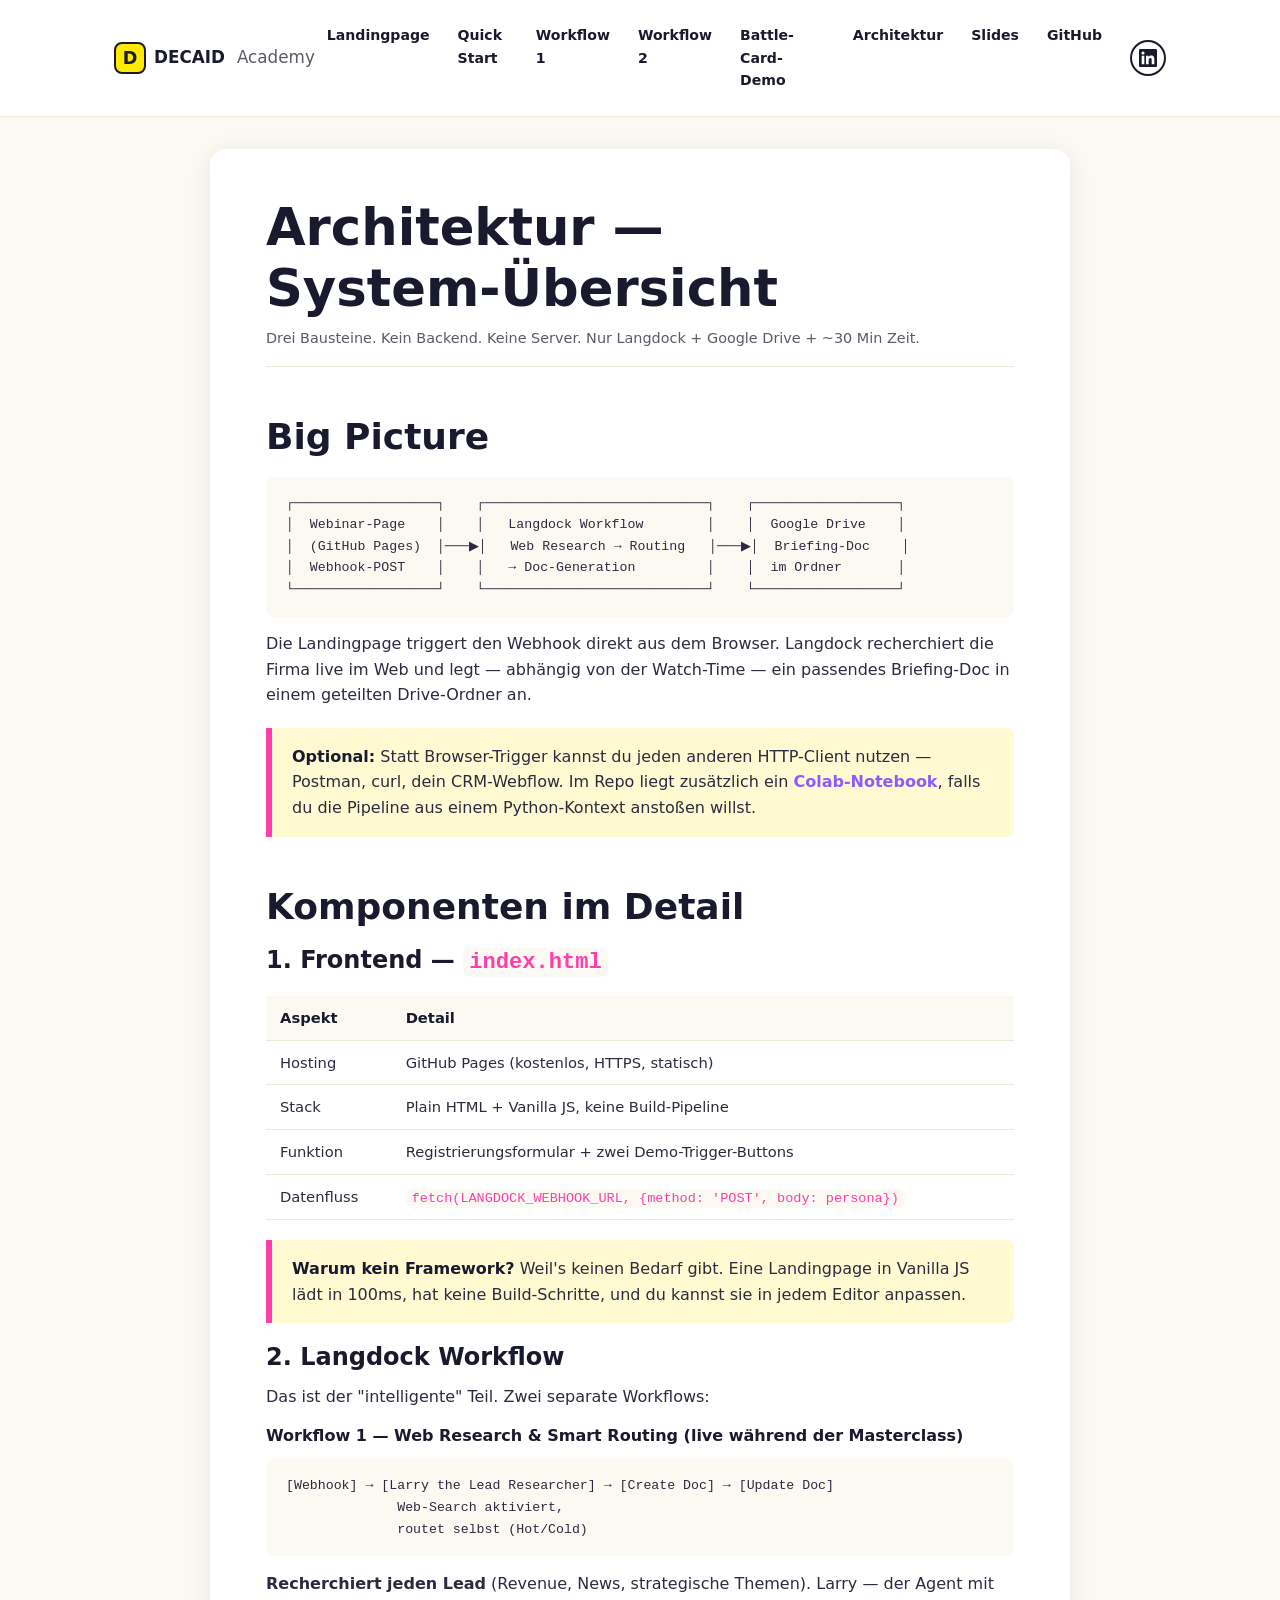
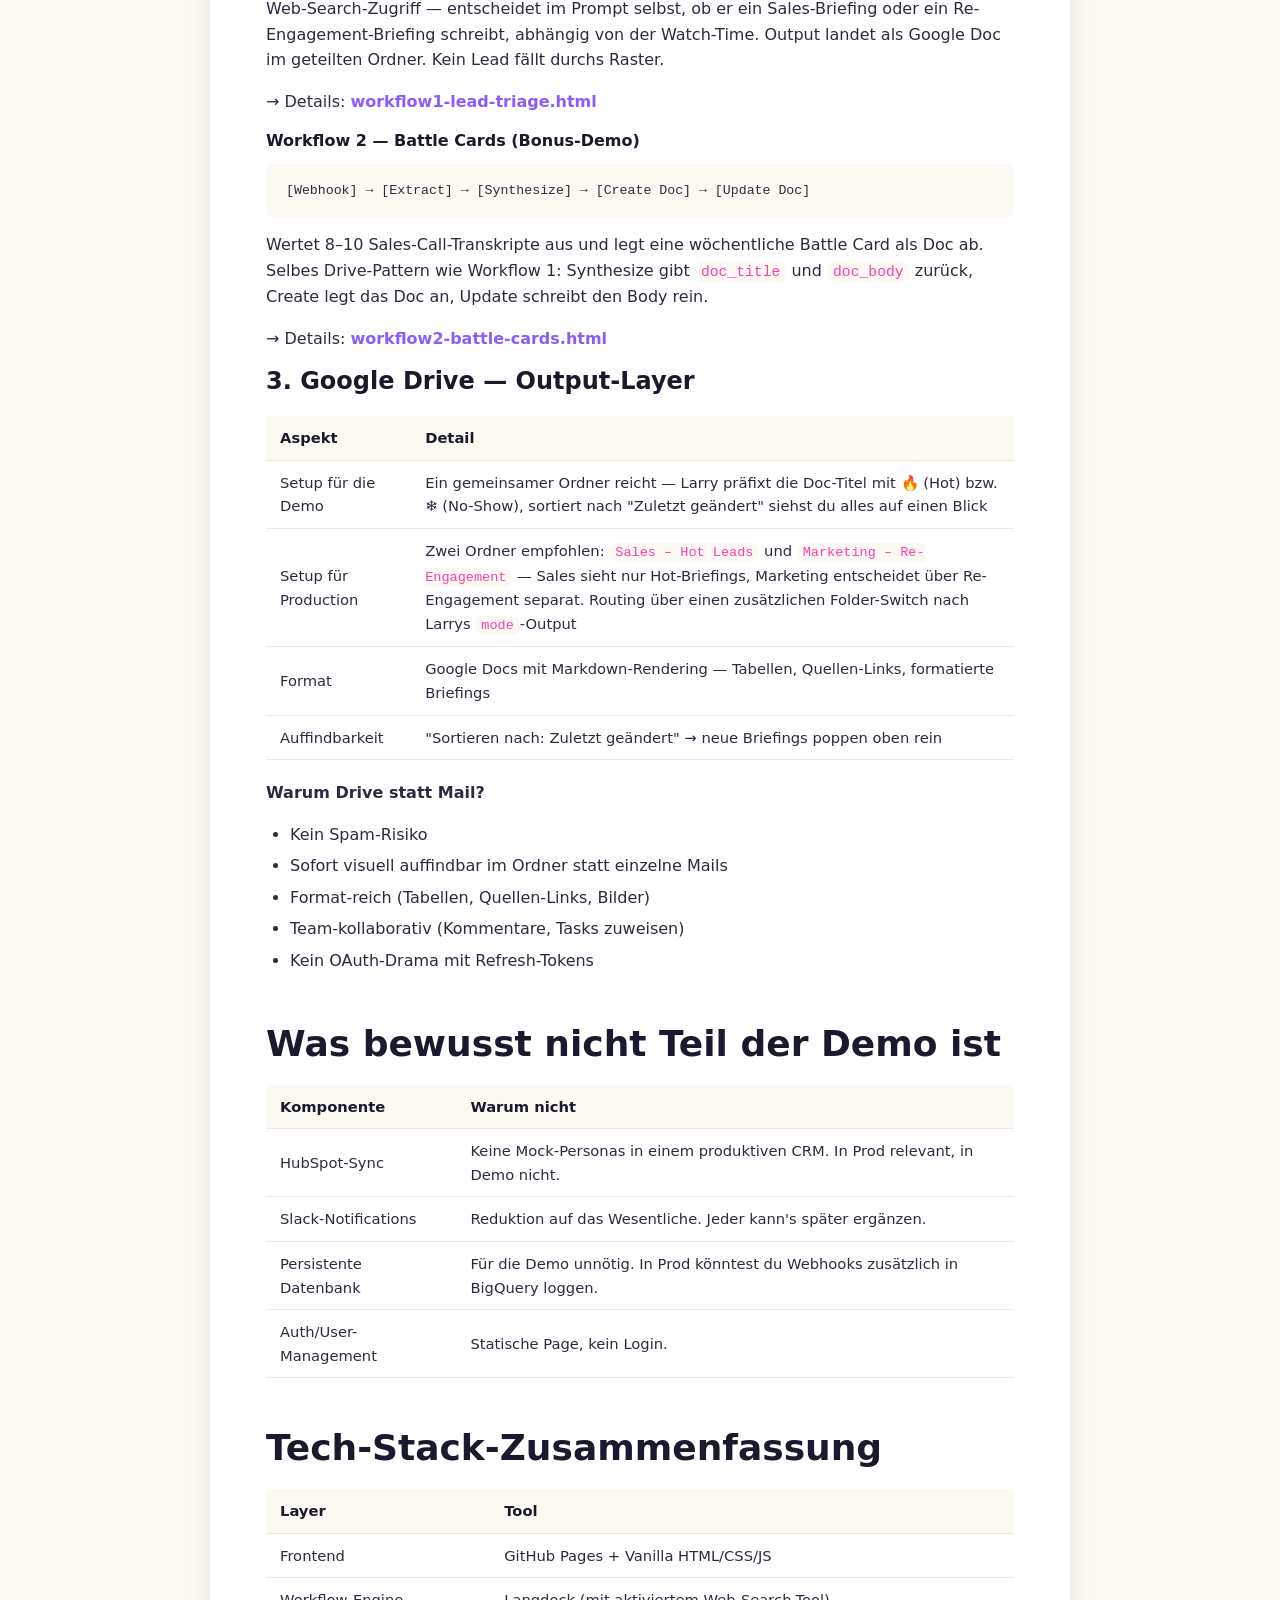
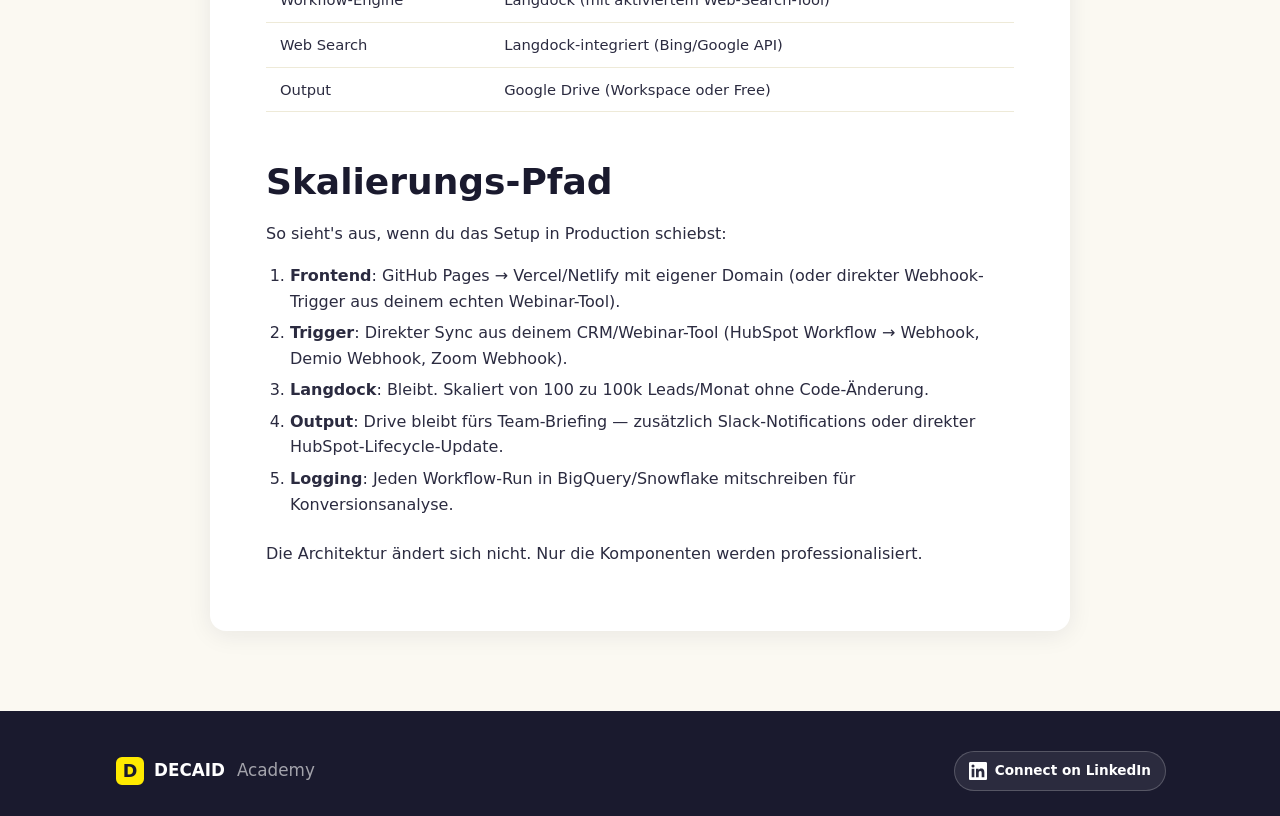
<file: materials/architecture.html>
<!DOCTYPE html>
<html lang="de">
<head>
  <meta charset="UTF-8" />
  <meta name="viewport" content="width=device-width, initial-scale=1.0" />
  <title>Architektur · DECAID Academy</title>
  <link rel="icon" type="image/png" href="../assets/logo.png" />
  <link rel="stylesheet" href="../assets/styles.css" />
</head>
<body class="material-body">

  <header class="site-header">
    <div class="container site-header__inner">
      <a href="../index.html" class="tenant-logo" style="text-decoration:none;">
        <div class="tenant-logo-icon">D</div>
        <span class="tenant-logo-text">DECAID</span>
        <span class="tenant-logo-accent">Academy</span>
      </a>

      <nav class="site-nav" aria-label="Materialien">
        <ul class="site-nav__list">
          <li><a href="../index.html">Landingpage</a></li>
          <li><a href="quick-start.html">Quick Start</a></li>
          <li><a href="workflow1-lead-triage.html">Workflow 1</a></li>
          <li><a href="workflow2-battle-cards.html">Workflow 2</a></li>
          <li><a href="../battle-cards.html">Battle-Card-Demo</a></li>
          <li><a href="architecture.html">Architektur</a></li>
          <li><a href="../slides/">Slides</a></li>
          <li><a href="https://github.com/floriandecaid/decaid-academy-masterclass-smart-crm-demo-florian-202605" target="_blank" rel="noopener">GitHub</a></li>
        </ul>
      </nav>

      <a href="https://www.linkedin.com/in/florian-langer/" target="_blank" rel="noopener" class="site-nav__linkedin" aria-label="Connect with Florian Langer on LinkedIn" title="Connect on LinkedIn">
        <svg viewBox="0 0 24 24" fill="currentColor" aria-hidden="true"><path d="M20.45 20.45h-3.55v-5.57c0-1.33-.03-3.04-1.86-3.04-1.86 0-2.14 1.45-2.14 2.95v5.66H9.35V9h3.41v1.56h.05c.48-.9 1.64-1.86 3.38-1.86 3.61 0 4.27 2.38 4.27 5.47v6.28zM5.34 7.43a2.06 2.06 0 1 1 0-4.13 2.06 2.06 0 0 1 0 4.13zM7.12 20.45H3.56V9h3.56v11.45zM22.23 0H1.77C.79 0 0 .77 0 1.72v20.56C0 23.23.79 24 1.77 24h20.46C23.21 24 24 23.23 24 22.28V1.72C24 .77 23.21 0 22.23 0z"/></svg>
      </a>

      <button class="site-nav__toggle" id="navToggle" aria-label="Menü öffnen" aria-expanded="false" aria-controls="mobileNav">
        <span></span><span></span><span></span>
      </button>
    </div>

    <div class="mobile-nav" id="mobileNav" aria-hidden="true">
      <ul>
        <li><a href="quick-start.html">Quick Start</a></li>
        <li><a href="workflow1-lead-triage.html">Workflow 1 — Web Research &amp; Routing</a></li>
        <li><a href="workflow2-battle-cards.html">Workflow 2 — Battle Cards</a></li>
        <li><a href="../battle-cards.html">Battle-Card-Demo</a></li>
        <li><a href="architecture.html">Architektur</a></li>
        <li><a href="../slides/">Slides der Masterclass</a></li>
        <li><a href="../index.html">← Landingpage</a></li>
        <li><a href="https://github.com/floriandecaid/decaid-academy-masterclass-smart-crm-demo-florian-202605" target="_blank" rel="noopener">GitHub Repo</a></li>
        <li><a href="https://www.linkedin.com/in/florian-langer/" target="_blank" rel="noopener">Connect on LinkedIn</a></li>
      </ul>
    </div>
  </header>

  <article>
    <h1>Architektur — System-Übersicht</h1>
    <p class="doc-meta">Drei Bausteine. Kein Backend. Keine Server. Nur Langdock + Google Drive + ~30 Min Zeit.</p>

    <h2>Big Picture</h2>
<pre><code>┌──────────────────┐    ┌────────────────────────────┐    ┌──────────────────┐
│  Webinar-Page    │    │   Langdock Workflow        │    │  Google Drive    │
│  (GitHub Pages)  │───▶│   Web Research → Routing   │───▶│  Briefing-Doc    │
│  Webhook-POST    │    │   → Doc-Generation         │    │  im Ordner       │
└──────────────────┘    └────────────────────────────┘    └──────────────────┘</code></pre>

    <p>Die Landingpage triggert den Webhook direkt aus dem Browser. Langdock recherchiert die Firma live im Web und legt — abhängig von der Watch-Time — ein passendes Briefing-Doc in einem geteilten Drive-Ordner an.</p>

    <div class="callout">
      <strong>Optional:</strong> Statt Browser-Trigger kannst du jeden anderen HTTP-Client nutzen — Postman, curl, dein CRM-Webflow. Im Repo liegt zusätzlich ein <a href="../colab/webinar_simulator.ipynb">Colab-Notebook</a>, falls du die Pipeline aus einem Python-Kontext anstoßen willst.
    </div>

    <h2>Komponenten im Detail</h2>

    <h3>1. Frontend — <code>index.html</code></h3>
    <table class="spec">
      <tr><th>Aspekt</th><th>Detail</th></tr>
      <tr><td>Hosting</td><td>GitHub Pages (kostenlos, HTTPS, statisch)</td></tr>
      <tr><td>Stack</td><td>Plain HTML + Vanilla JS, keine Build-Pipeline</td></tr>
      <tr><td>Funktion</td><td>Registrierungsformular + zwei Demo-Trigger-Buttons</td></tr>
      <tr><td>Datenfluss</td><td><code>fetch(LANGDOCK_WEBHOOK_URL, {method: 'POST', body: persona})</code></td></tr>
    </table>

    <div class="callout">
      <strong>Warum kein Framework?</strong> Weil's keinen Bedarf gibt. Eine Landingpage in Vanilla JS lädt in 100ms, hat keine Build-Schritte, und du kannst sie in jedem Editor anpassen.
    </div>

    <h3>2. Langdock Workflow</h3>
    <p>Das ist der "intelligente" Teil. Zwei separate Workflows:</p>

    <h4>Workflow 1 — Web Research &amp; Smart Routing (live während der Masterclass)</h4>
<pre><code>[Webhook] → [Larry the Lead Researcher] → [Create Doc] → [Update Doc]
              Web-Search aktiviert,
              routet selbst (Hot/Cold)</code></pre>
    <p><strong>Recherchiert jeden Lead</strong> (Revenue, News, strategische Themen). Larry — der Agent mit Web-Search-Zugriff — entscheidet im Prompt selbst, ob er ein Sales-Briefing oder ein Re-Engagement-Briefing schreibt, abhängig von der Watch-Time. Output landet als Google Doc im geteilten Ordner. Kein Lead fällt durchs Raster.</p>
    <p>→ Details: <a href="workflow1-lead-triage.html">workflow1-lead-triage.html</a></p>

    <h4>Workflow 2 — Battle Cards (Bonus-Demo)</h4>
<pre><code>[Webhook] → [Extract] → [Synthesize] → [Create Doc] → [Update Doc]</code></pre>
    <p>Wertet 8–10 Sales-Call-Transkripte aus und legt eine wöchentliche Battle Card als Doc ab. Selbes Drive-Pattern wie Workflow 1: Synthesize gibt <code>doc_title</code> und <code>doc_body</code> zurück, Create legt das Doc an, Update schreibt den Body rein.</p>
    <p>→ Details: <a href="workflow2-battle-cards.html">workflow2-battle-cards.html</a></p>

    <h3>3. Google Drive — Output-Layer</h3>
    <table class="spec">
      <tr><th>Aspekt</th><th>Detail</th></tr>
      <tr><td>Setup für die Demo</td><td>Ein gemeinsamer Ordner reicht — Larry präfixt die Doc-Titel mit 🔥 (Hot) bzw. ❄️ (No-Show), sortiert nach "Zuletzt geändert" siehst du alles auf einen Blick</td></tr>
      <tr><td>Setup für Production</td><td>Zwei Ordner empfohlen: <code>Sales – Hot Leads</code> und <code>Marketing – Re-Engagement</code> — Sales sieht nur Hot-Briefings, Marketing entscheidet über Re-Engagement separat. Routing über einen zusätzlichen Folder-Switch nach Larrys <code>mode</code>-Output</td></tr>
      <tr><td>Format</td><td>Google Docs mit Markdown-Rendering — Tabellen, Quellen-Links, formatierte Briefings</td></tr>
      <tr><td>Auffindbarkeit</td><td>"Sortieren nach: Zuletzt geändert" → neue Briefings poppen oben rein</td></tr>
    </table>

    <p><strong>Warum Drive statt Mail?</strong></p>
    <ul>
      <li>Kein Spam-Risiko</li>
      <li>Sofort visuell auffindbar im Ordner statt einzelne Mails</li>
      <li>Format-reich (Tabellen, Quellen-Links, Bilder)</li>
      <li>Team-kollaborativ (Kommentare, Tasks zuweisen)</li>
      <li>Kein OAuth-Drama mit Refresh-Tokens</li>
    </ul>

    <h2>Was bewusst <strong>nicht</strong> Teil der Demo ist</h2>
    <table class="spec">
      <tr><th>Komponente</th><th>Warum nicht</th></tr>
      <tr><td>HubSpot-Sync</td><td>Keine Mock-Personas in einem produktiven CRM. In Prod relevant, in Demo nicht.</td></tr>
      <tr><td>Slack-Notifications</td><td>Reduktion auf das Wesentliche. Jeder kann's später ergänzen.</td></tr>
      <tr><td>Persistente Datenbank</td><td>Für die Demo unnötig. In Prod könntest du Webhooks zusätzlich in BigQuery loggen.</td></tr>
      <tr><td>Auth/User-Management</td><td>Statische Page, kein Login.</td></tr>
    </table>

    <h2>Tech-Stack-Zusammenfassung</h2>
    <table class="spec">
      <tr><th>Layer</th><th>Tool</th></tr>
      <tr><td>Frontend</td><td>GitHub Pages + Vanilla HTML/CSS/JS</td></tr>
      <tr><td>Workflow-Engine</td><td>Langdock (mit aktiviertem Web-Search-Tool)</td></tr>
      <tr><td>Web Search</td><td>Langdock-integriert (Bing/Google API)</td></tr>
      <tr><td>Output</td><td>Google Drive (Workspace oder Free)</td></tr>
    </table>

    <h2>Skalierungs-Pfad</h2>
    <p>So sieht's aus, wenn du das Setup in Production schiebst:</p>
    <ol>
      <li><strong>Frontend</strong>: GitHub Pages → Vercel/Netlify mit eigener Domain (oder direkter Webhook-Trigger aus deinem echten Webinar-Tool).</li>
      <li><strong>Trigger</strong>: Direkter Sync aus deinem CRM/Webinar-Tool (HubSpot Workflow → Webhook, Demio Webhook, Zoom Webhook).</li>
      <li><strong>Langdock</strong>: Bleibt. Skaliert von 100 zu 100k Leads/Monat ohne Code-Änderung.</li>
      <li><strong>Output</strong>: Drive bleibt fürs Team-Briefing — zusätzlich Slack-Notifications oder direkter HubSpot-Lifecycle-Update.</li>
      <li><strong>Logging</strong>: Jeden Workflow-Run in BigQuery/Snowflake mitschreiben für Konversionsanalyse.</li>
    </ol>

    <p style="margin-top: 24px;">Die Architektur ändert sich nicht. Nur die Komponenten werden professionalisiert.</p>
  </article>

  <footer class="site-footer">
    <div class="container site-footer__inner">
      <div class="tenant-logo">
        <div class="tenant-logo-icon">D</div>
        <span class="tenant-logo-text" style="color:#fff;">DECAID</span>
        <span class="tenant-logo-accent" style="color:rgba(255,255,255,0.6);">Academy</span>
      </div>
      <a href="https://www.linkedin.com/in/florian-langer/" target="_blank" rel="noopener" class="site-footer__connect" aria-label="Connect with Florian Langer on LinkedIn">
        <svg viewBox="0 0 24 24" fill="currentColor" aria-hidden="true"><path d="M20.45 20.45h-3.55v-5.57c0-1.33-.03-3.04-1.86-3.04-1.86 0-2.14 1.45-2.14 2.95v5.66H9.35V9h3.41v1.56h.05c.48-.9 1.64-1.86 3.38-1.86 3.61 0 4.27 2.38 4.27 5.47v6.28zM5.34 7.43a2.06 2.06 0 1 1 0-4.13 2.06 2.06 0 0 1 0 4.13zM7.12 20.45H3.56V9h3.56v11.45zM22.23 0H1.77C.79 0 0 .77 0 1.72v20.56C0 23.23.79 24 1.77 24h20.46C23.21 24 24 23.23 24 22.28V1.72C24 .77 23.21 0 22.23 0z"/></svg>
        Connect on LinkedIn
      </a>
    </div>
  </footer>

  <script>
    (() => {
      const t = document.getElementById('navToggle'), d = document.getElementById('mobileNav');
      if (!t || !d) return;
      t.addEventListener('click', () => {
        const open = t.getAttribute('aria-expanded') === 'true';
        t.setAttribute('aria-expanded', String(!open));
        d.setAttribute('data-open', String(!open));
        d.setAttribute('aria-hidden', String(open));
      });
    })();
  </script>
</body>
</html>
</file>
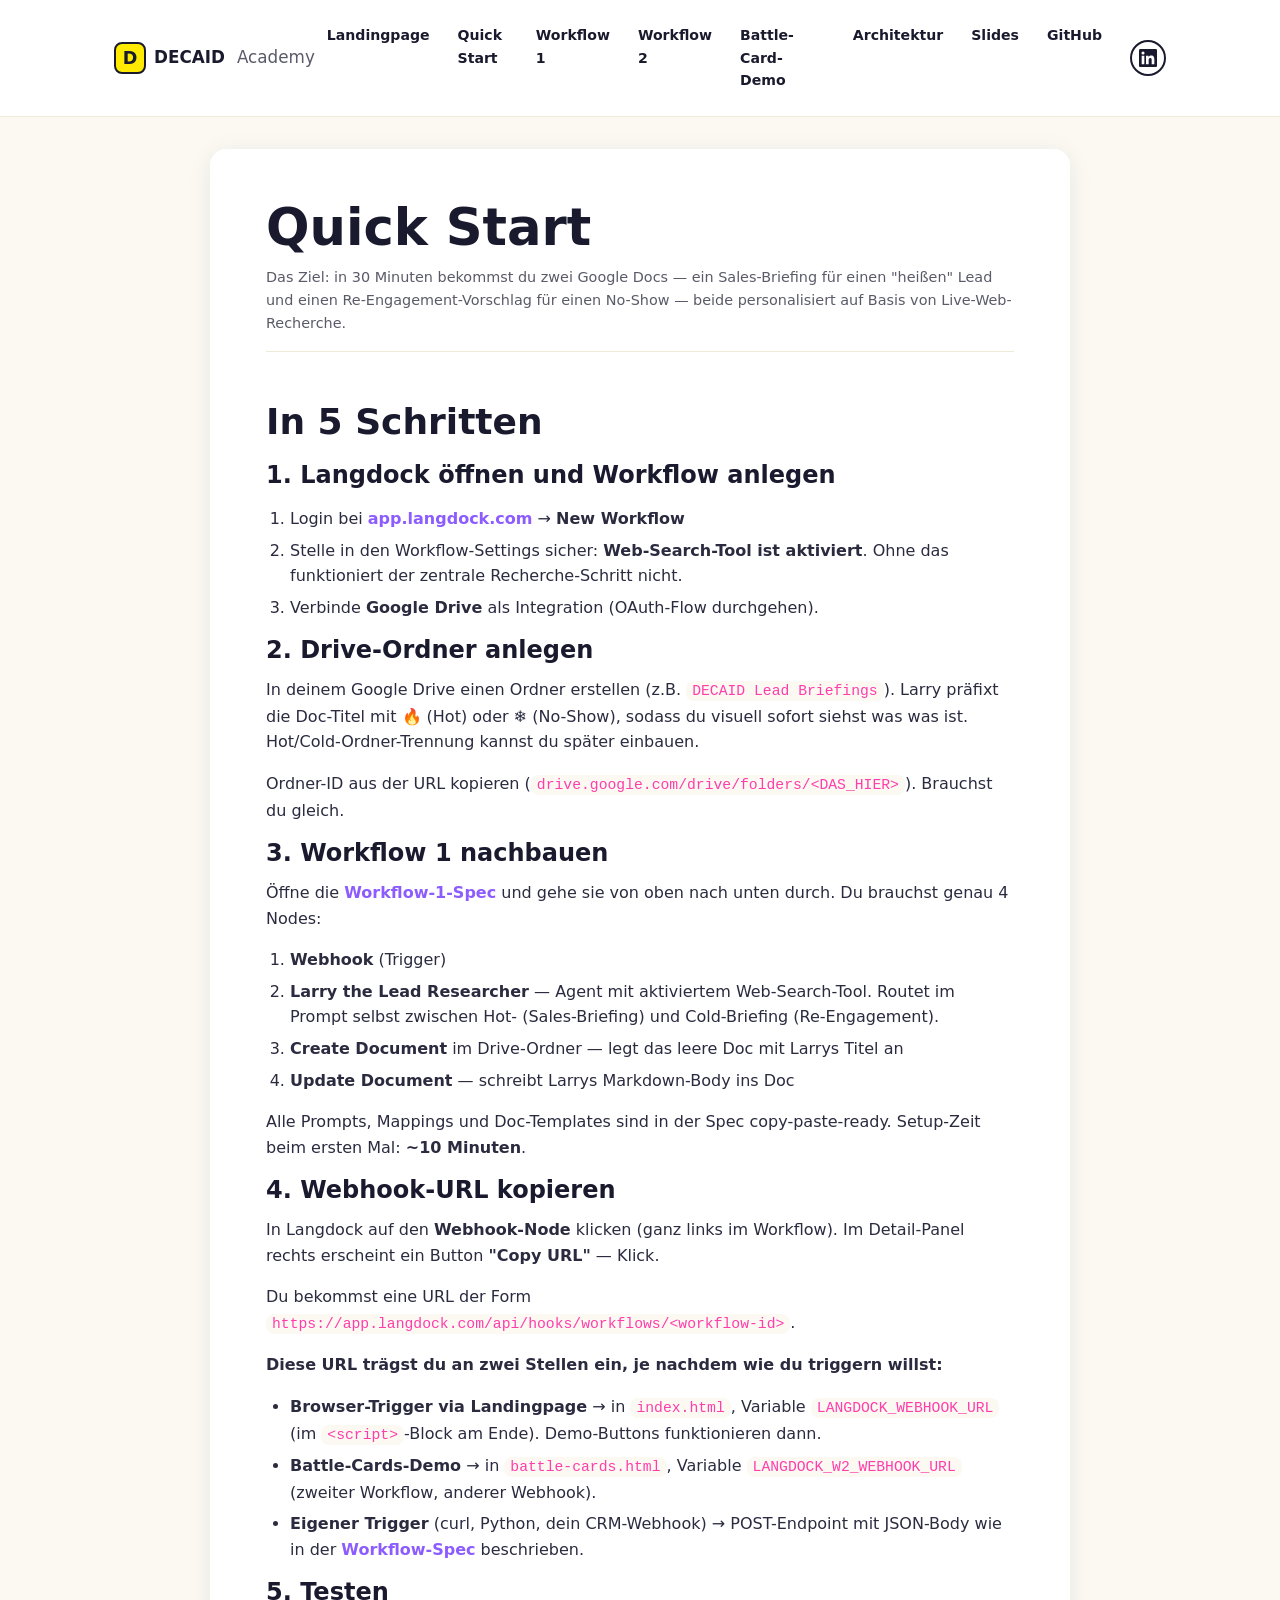
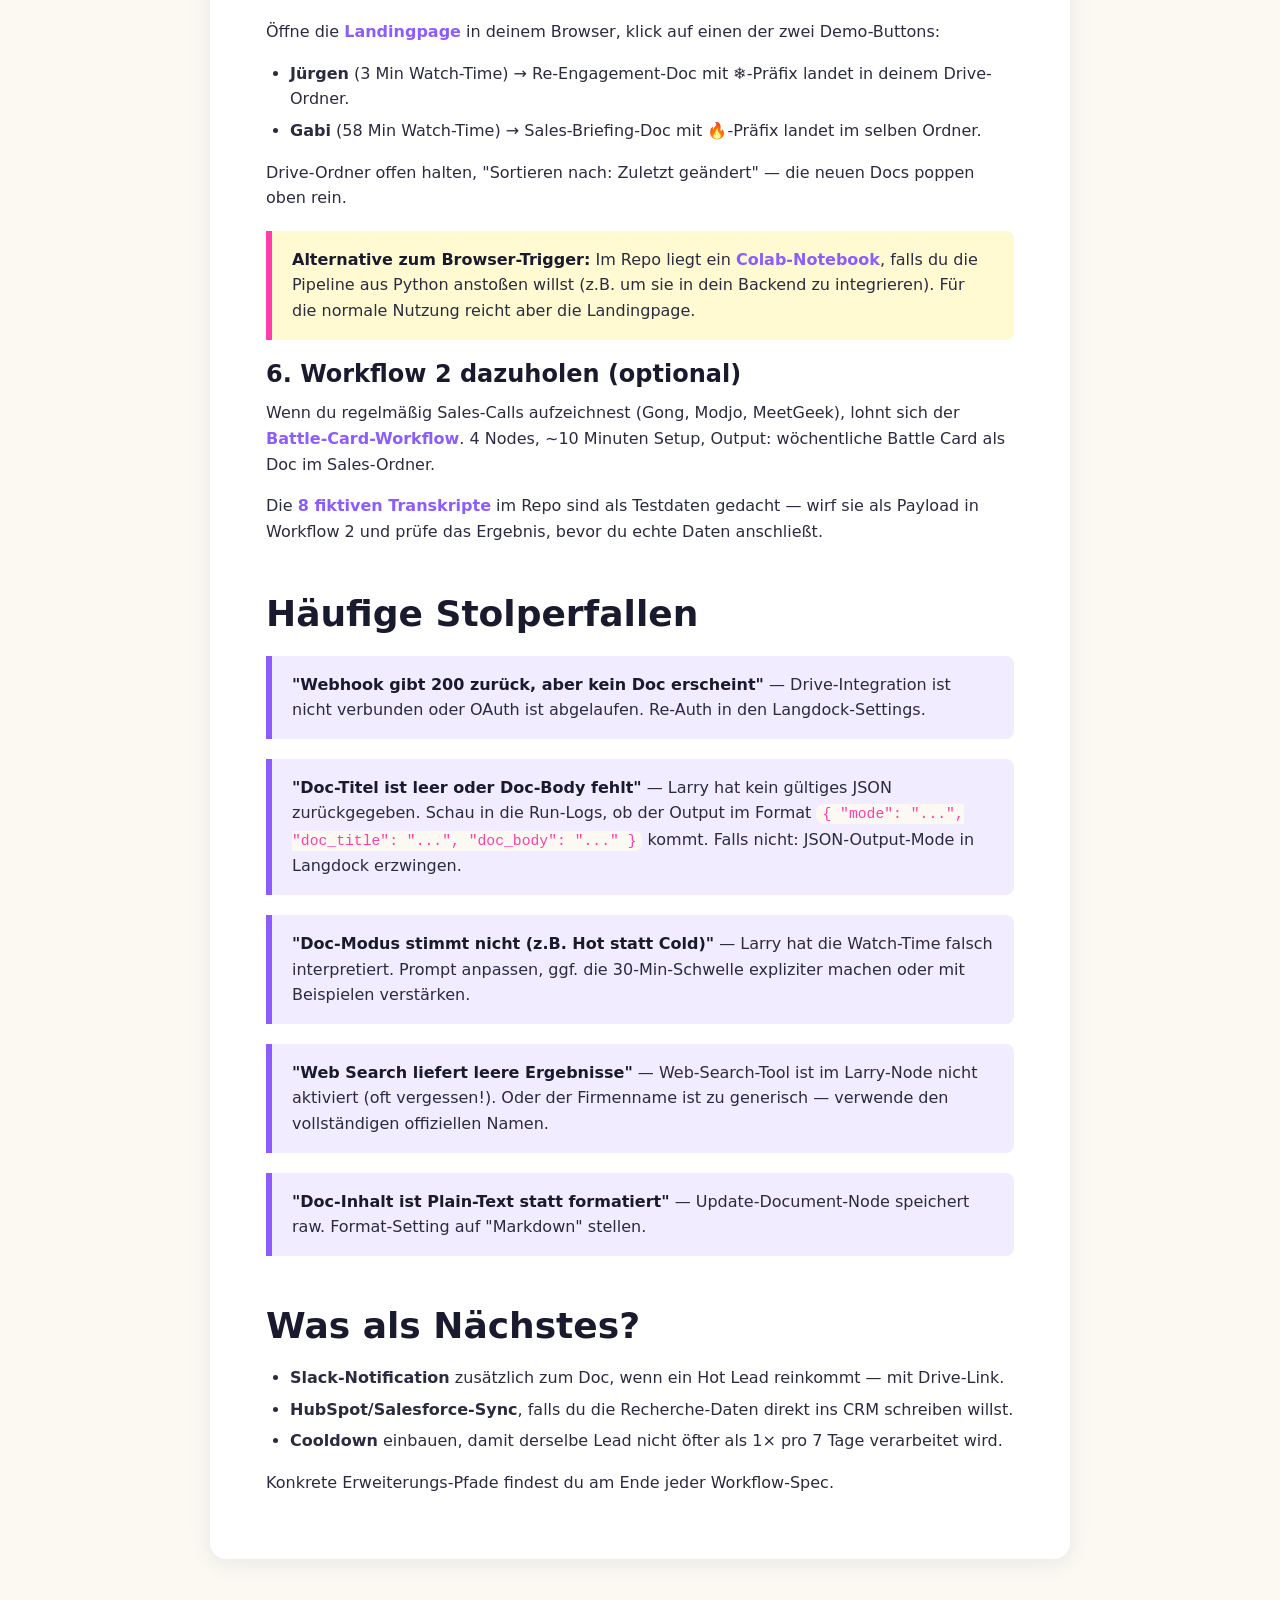
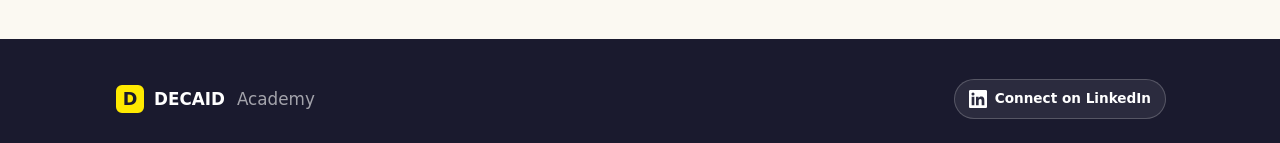
<file: materials/quick-start.html>
<!DOCTYPE html>
<html lang="de">
<head>
  <meta charset="UTF-8" />
  <meta name="viewport" content="width=device-width, initial-scale=1.0" />
  <title>Quick Start — Materialien</title>
  <link rel="icon" type="image/png" href="../assets/logo.png" />
  <link rel="stylesheet" href="../assets/styles.css" />
</head>
<body class="material-body">

  <header class="site-header">
    <div class="container site-header__inner">
      <a href="../index.html" class="tenant-logo" style="text-decoration:none;">
        <div class="tenant-logo-icon">D</div>
        <span class="tenant-logo-text">DECAID</span>
        <span class="tenant-logo-accent">Academy</span>
      </a>

      <nav class="site-nav" aria-label="Materialien">
        <ul class="site-nav__list">
          <li><a href="../index.html">Landingpage</a></li>
          <li><a href="quick-start.html">Quick Start</a></li>
          <li><a href="workflow1-lead-triage.html">Workflow 1</a></li>
          <li><a href="workflow2-battle-cards.html">Workflow 2</a></li>
          <li><a href="../battle-cards.html">Battle-Card-Demo</a></li>
          <li><a href="architecture.html">Architektur</a></li>
          <li><a href="../slides/">Slides</a></li>
          <li><a href="https://github.com/floriandecaid/decaid-academy-masterclass-smart-crm-demo-florian-202605" target="_blank" rel="noopener">GitHub</a></li>
        </ul>
      </nav>

      <a href="https://www.linkedin.com/in/florian-langer/" target="_blank" rel="noopener" class="site-nav__linkedin" aria-label="Connect with Florian Langer on LinkedIn" title="Connect on LinkedIn">
        <svg viewBox="0 0 24 24" fill="currentColor" aria-hidden="true"><path d="M20.45 20.45h-3.55v-5.57c0-1.33-.03-3.04-1.86-3.04-1.86 0-2.14 1.45-2.14 2.95v5.66H9.35V9h3.41v1.56h.05c.48-.9 1.64-1.86 3.38-1.86 3.61 0 4.27 2.38 4.27 5.47v6.28zM5.34 7.43a2.06 2.06 0 1 1 0-4.13 2.06 2.06 0 0 1 0 4.13zM7.12 20.45H3.56V9h3.56v11.45zM22.23 0H1.77C.79 0 0 .77 0 1.72v20.56C0 23.23.79 24 1.77 24h20.46C23.21 24 24 23.23 24 22.28V1.72C24 .77 23.21 0 22.23 0z"/></svg>
      </a>

      <button class="site-nav__toggle" id="navToggle" aria-label="Menü öffnen" aria-expanded="false" aria-controls="mobileNav">
        <span></span><span></span><span></span>
      </button>
    </div>

    <div class="mobile-nav" id="mobileNav" aria-hidden="true">
      <ul>
        <li><a href="quick-start.html">Quick Start</a></li>
        <li><a href="workflow1-lead-triage.html">Workflow 1 — Web Research &amp; Routing</a></li>
        <li><a href="workflow2-battle-cards.html">Workflow 2 — Battle Cards</a></li>
        <li><a href="../battle-cards.html">Battle-Card-Demo</a></li>
        <li><a href="architecture.html">Architektur</a></li>
        <li><a href="../slides/">Slides der Masterclass</a></li>
        <li><a href="../index.html">← Landingpage</a></li>
        <li><a href="https://github.com/floriandecaid/decaid-academy-masterclass-smart-crm-demo-florian-202605" target="_blank" rel="noopener">GitHub Repo</a></li>
        <li><a href="https://www.linkedin.com/in/florian-langer/" target="_blank" rel="noopener">Connect on LinkedIn</a></li>
      </ul>
    </div>
  </header>

  <article>
    <h1>Quick Start</h1>
    <p class="doc-meta">Das Ziel: in 30 Minuten bekommst du zwei Google Docs — ein Sales-Briefing für einen "heißen" Lead und einen Re-Engagement-Vorschlag für einen No-Show — beide personalisiert auf Basis von Live-Web-Recherche.</p>

    <h2>In 5 Schritten</h2>

    <h3>1. Langdock öffnen und Workflow anlegen</h3>
    <ol>
      <li>Login bei <a href="https://app.langdock.com" target="_blank" rel="noopener">app.langdock.com</a> → <strong>New Workflow</strong></li>
      <li>Stelle in den Workflow-Settings sicher: <strong>Web-Search-Tool ist aktiviert</strong>. Ohne das funktioniert der zentrale Recherche-Schritt nicht.</li>
      <li>Verbinde <strong>Google Drive</strong> als Integration (OAuth-Flow durchgehen).</li>
    </ol>

    <h3>2. Drive-Ordner anlegen</h3>
    <p>In deinem Google Drive einen Ordner erstellen (z.B. <code>DECAID Lead Briefings</code>). Larry präfixt die Doc-Titel mit 🔥 (Hot) oder ❄️ (No-Show), sodass du visuell sofort siehst was was ist. Hot/Cold-Ordner-Trennung kannst du später einbauen.</p>
    <p>Ordner-ID aus der URL kopieren (<code>drive.google.com/drive/folders/&lt;DAS_HIER&gt;</code>). Brauchst du gleich.</p>

    <h3>3. Workflow 1 nachbauen</h3>
    <p>Öffne die <a href="workflow1-lead-triage.html">Workflow-1-Spec</a> und gehe sie von oben nach unten durch. Du brauchst genau 4 Nodes:</p>
    <ol>
      <li><strong>Webhook</strong> (Trigger)</li>
      <li><strong>Larry the Lead Researcher</strong> — Agent mit aktiviertem Web-Search-Tool. Routet im Prompt selbst zwischen Hot- (Sales-Briefing) und Cold-Briefing (Re-Engagement).</li>
      <li><strong>Create Document</strong> im Drive-Ordner — legt das leere Doc mit Larrys Titel an</li>
      <li><strong>Update Document</strong> — schreibt Larrys Markdown-Body ins Doc</li>
    </ol>
    <p>Alle Prompts, Mappings und Doc-Templates sind in der Spec copy-paste-ready. Setup-Zeit beim ersten Mal: <strong>~10 Minuten</strong>.</p>

    <h3>4. Webhook-URL kopieren</h3>
    <p>In Langdock auf den <strong>Webhook-Node</strong> klicken (ganz links im Workflow). Im Detail-Panel rechts erscheint ein Button <strong>"Copy URL"</strong> — Klick.</p>
    <p>Du bekommst eine URL der Form <code>https://app.langdock.com/api/hooks/workflows/&lt;workflow-id&gt;</code>.</p>
    <p><strong>Diese URL trägst du an zwei Stellen ein, je nachdem wie du triggern willst:</strong></p>
    <ul>
      <li><strong>Browser-Trigger via Landingpage</strong> → in <code>index.html</code>, Variable <code>LANGDOCK_WEBHOOK_URL</code> (im <code>&lt;script&gt;</code>-Block am Ende). Demo-Buttons funktionieren dann.</li>
      <li><strong>Battle-Cards-Demo</strong> → in <code>battle-cards.html</code>, Variable <code>LANGDOCK_W2_WEBHOOK_URL</code> (zweiter Workflow, anderer Webhook).</li>
      <li><strong>Eigener Trigger</strong> (curl, Python, dein CRM-Webhook) → POST-Endpoint mit JSON-Body wie in der <a href="workflow1-lead-triage.html">Workflow-Spec</a> beschrieben.</li>
    </ul>

    <h3>5. Testen</h3>
    <p>Öffne die <a href="../index.html">Landingpage</a> in deinem Browser, klick auf einen der zwei Demo-Buttons:</p>
    <ul>
      <li><strong>Jürgen</strong> (3 Min Watch-Time) → Re-Engagement-Doc mit ❄️-Präfix landet in deinem Drive-Ordner.</li>
      <li><strong>Gabi</strong> (58 Min Watch-Time) → Sales-Briefing-Doc mit 🔥-Präfix landet im selben Ordner.</li>
    </ul>
    <p>Drive-Ordner offen halten, "Sortieren nach: Zuletzt geändert" — die neuen Docs poppen oben rein.</p>

    <div class="callout">
      <strong>Alternative zum Browser-Trigger:</strong> Im Repo liegt ein <a href="../colab/webinar_simulator.ipynb">Colab-Notebook</a>, falls du die Pipeline aus Python anstoßen willst (z.B. um sie in dein Backend zu integrieren). Für die normale Nutzung reicht aber die Landingpage.
    </div>

    <h3>6. Workflow 2 dazuholen (optional)</h3>
    <p>Wenn du regelmäßig Sales-Calls aufzeichnest (Gong, Modjo, MeetGeek), lohnt sich der <a href="workflow2-battle-cards.html">Battle-Card-Workflow</a>. 4 Nodes, ~10 Minuten Setup, Output: wöchentliche Battle Card als Doc im Sales-Ordner.</p>
    <p>Die <a href="../transcripts/fake_sales_calls/">8 fiktiven Transkripte</a> im Repo sind als Testdaten gedacht — wirf sie als Payload in Workflow 2 und prüfe das Ergebnis, bevor du echte Daten anschließt.</p>

    <h2>Häufige Stolperfallen</h2>

    <div class="callout callout--warn">
      <strong>"Webhook gibt 200 zurück, aber kein Doc erscheint"</strong> — Drive-Integration ist nicht verbunden oder OAuth ist abgelaufen. Re-Auth in den Langdock-Settings.
    </div>

    <div class="callout callout--warn">
      <strong>"Doc-Titel ist leer oder Doc-Body fehlt"</strong> — Larry hat kein gültiges JSON zurückgegeben. Schau in die Run-Logs, ob der Output im Format <code>{ "mode": "...", "doc_title": "...", "doc_body": "..." }</code> kommt. Falls nicht: JSON-Output-Mode in Langdock erzwingen.
    </div>

    <div class="callout callout--warn">
      <strong>"Doc-Modus stimmt nicht (z.B. Hot statt Cold)"</strong> — Larry hat die Watch-Time falsch interpretiert. Prompt anpassen, ggf. die 30-Min-Schwelle expliziter machen oder mit Beispielen verstärken.
    </div>

    <div class="callout callout--warn">
      <strong>"Web Search liefert leere Ergebnisse"</strong> — Web-Search-Tool ist im Larry-Node nicht aktiviert (oft vergessen!). Oder der Firmenname ist zu generisch — verwende den vollständigen offiziellen Namen.
    </div>

    <div class="callout callout--warn">
      <strong>"Doc-Inhalt ist Plain-Text statt formatiert"</strong> — Update-Document-Node speichert raw. Format-Setting auf "Markdown" stellen.
    </div>

    <h2>Was als Nächstes?</h2>
    <ul>
      <li><strong>Slack-Notification</strong> zusätzlich zum Doc, wenn ein Hot Lead reinkommt — mit Drive-Link.</li>
      <li><strong>HubSpot/Salesforce-Sync</strong>, falls du die Recherche-Daten direkt ins CRM schreiben willst.</li>
      <li><strong>Cooldown</strong> einbauen, damit derselbe Lead nicht öfter als 1× pro 7 Tage verarbeitet wird.</li>
    </ul>
    <p>Konkrete Erweiterungs-Pfade findest du am Ende jeder Workflow-Spec.</p>
  </article>

  <footer class="site-footer">
    <div class="container site-footer__inner">
      <div class="tenant-logo">
        <div class="tenant-logo-icon">D</div>
        <span class="tenant-logo-text" style="color:#fff;">DECAID</span>
        <span class="tenant-logo-accent" style="color:rgba(255,255,255,0.6);">Academy</span>
      </div>
      <a href="https://www.linkedin.com/in/florian-langer/" target="_blank" rel="noopener" class="site-footer__connect" aria-label="Connect with Florian Langer on LinkedIn">
        <svg viewBox="0 0 24 24" fill="currentColor" aria-hidden="true"><path d="M20.45 20.45h-3.55v-5.57c0-1.33-.03-3.04-1.86-3.04-1.86 0-2.14 1.45-2.14 2.95v5.66H9.35V9h3.41v1.56h.05c.48-.9 1.64-1.86 3.38-1.86 3.61 0 4.27 2.38 4.27 5.47v6.28zM5.34 7.43a2.06 2.06 0 1 1 0-4.13 2.06 2.06 0 0 1 0 4.13zM7.12 20.45H3.56V9h3.56v11.45zM22.23 0H1.77C.79 0 0 .77 0 1.72v20.56C0 23.23.79 24 1.77 24h20.46C23.21 24 24 23.23 24 22.28V1.72C24 .77 23.21 0 22.23 0z"/></svg>
        Connect on LinkedIn
      </a>
    </div>
  </footer>

  <script>
    (() => {
      const t = document.getElementById('navToggle'), d = document.getElementById('mobileNav');
      if (!t || !d) return;
      t.addEventListener('click', () => {
        const open = t.getAttribute('aria-expanded') === 'true';
        t.setAttribute('aria-expanded', String(!open));
        d.setAttribute('data-open', String(!open));
        d.setAttribute('aria-hidden', String(open));
      });
    })();
  </script>
</body>
</html>
</file>
<file: assets/styles.css>
/* DECAID Academy — shared styles for landing, slides, materials */

:root {
  /* DECAID Academy — yellow-led, retro-pop palette */
  --decaid-primary: #FFEA00;            /* Academy yellow */
  --decaid-primary-hover: #E6D200;
  --decaid-primary-ink: #1A1A2E;        /* Text auf Gelb (Gelb darf nie auf Weiß stehen ohne Outline!) */
  --decaid-primary-light: #FFFAD1;
  --decaid-accent-magenta: #FF3DAB;
  --decaid-accent-violet:  #8C5CFF;
  --decaid-accent-cyan:    #5DD9FF;
  --decaid-ink: #1A1A2E;
  --decaid-ink-body: #2B2B40;
  --decaid-ink-muted: rgba(26, 26, 46, 0.72);
  --decaid-surface: #FFFFFF;
  --decaid-surface-alt: #FBF9F2;        /* leicht warm getönt, statt blau-grau */
  --decaid-border: #EEEAD8;
  --decaid-footer-bg: #1A1A2E;
  --decaid-footer-text: #FFFFFF;
  --decaid-hero-grad: linear-gradient(135deg, #FFE15B 0%, #FF8FE0 45%, #8C5CFF 100%);
  --decaid-radius-card: 16px;
  --decaid-radius-button: 10px;
  --decaid-shadow-card: 0 4px 24px rgba(26, 26, 46, 0.08);
  --decaid-shadow-elevated: 0 12px 32px rgba(26, 26, 46, 0.18);
  --decaid-shadow-pop: 6px 6px 0 var(--decaid-ink); /* harte 90s-Kante */
}

@import url('https://api.fontshare.com/v2/css?f[]=satoshi@400,500,600,700,900&display=swap');
@import url('https://fonts.googleapis.com/css2?family=Lato:wght@400;700&display=swap');

* { box-sizing: border-box; }

html {
  scroll-behavior: smooth;
  scroll-padding-top: 88px; /* sticky header höhe + Puffer */
}
html, body {
  margin: 0;
  padding: 0;
  font-family: 'Lato', system-ui, sans-serif;
  color: var(--decaid-ink-body);
  background: var(--decaid-surface);
  -webkit-font-smoothing: antialiased;
  -moz-osx-font-smoothing: grayscale;
  line-height: 1.6;
}

h1, h2, h3, h4, h5, h6 {
  font-family: 'Satoshi', system-ui, sans-serif;
  color: var(--decaid-ink);
  font-weight: 700;
  line-height: 1.2;
  margin: 0 0 0.5em;
}

h1 { font-size: clamp(2rem, 4vw, 3.25rem); font-weight: 900; }
h2 { font-size: clamp(1.5rem, 3vw, 2.25rem); }
h3 { font-size: clamp(1.15rem, 2vw, 1.5rem); }

a { color: var(--decaid-accent-violet); text-decoration: none; font-weight: 600; }
a:hover { color: var(--decaid-accent-magenta); text-decoration: underline; }

p { margin: 0 0 1em; }

code, pre {
  font-family: 'JetBrains Mono', 'SF Mono', Menlo, Consolas, monospace;
  background: var(--decaid-surface-alt);
  border-radius: 8px;
}
code { padding: 2px 6px; font-size: 0.92em; color: var(--decaid-accent-magenta); }
pre { padding: 16px 20px; overflow-x: auto; line-height: 1.5; font-size: 0.9rem; }
pre code { background: transparent; padding: 0; color: inherit; }

/* ── Layout helpers ── */
.container {
  max-width: 1100px;
  margin: 0 auto;
  padding: 0 24px;
}
.container--narrow { max-width: 780px; }

/* ── Header ── */
.site-header {
  background: var(--decaid-surface);
  border-bottom: 1px solid var(--decaid-border);
  padding: 16px 0;
  position: sticky;
  top: 0;
  z-index: 50;
}
.site-header__inner {
  display: flex;
  align-items: center;
  justify-content: space-between;
}
.tenant-logo {
  display: flex;
  align-items: center;
  gap: 8px;
  font-family: 'Satoshi', system-ui, sans-serif;
}
.tenant-logo-icon {
  width: 32px;
  height: 32px;
  border-radius: 8px;
  background: var(--decaid-primary);
  color: var(--decaid-primary-ink);
  border: 2px solid var(--decaid-ink);
  display: flex;
  align-items: center;
  justify-content: center;
  font-weight: 900;
  font-size: 1.1rem;
}
.tenant-logo-text {
  font-weight: 900;
  color: var(--decaid-ink);
  font-size: 1.05rem;
}
.tenant-logo-accent {
  font-weight: 500;
  color: var(--decaid-ink-muted);
  font-size: 1.05rem;
  margin-left: 4px;
}
.header-meta {
  font-size: 0.875rem;
  color: var(--decaid-ink-muted);
}

/* ── Nav (Desktop) ── */
.site-nav {
  margin-left: auto;
  margin-right: 8px;
}
.site-nav__list {
  display: flex;
  gap: 4px;
  list-style: none;
  padding: 0;
  margin: 0;
}
.site-nav__list a {
  display: inline-block;
  padding: 8px 12px;
  font-family: 'Satoshi', system-ui, sans-serif;
  font-weight: 700;
  font-size: 0.88rem;
  color: var(--decaid-ink);
  border-radius: 8px;
  text-decoration: none;
  transition: background 0.15s, color 0.15s;
}
.site-nav__list a:hover {
  background: var(--decaid-primary);
  color: var(--decaid-primary-ink);
  text-decoration: none;
}

/* Header LinkedIn Quick-Connect (icon-only on desktop, hidden on small) */
.site-nav__linkedin {
  display: inline-flex;
  align-items: center;
  justify-content: center;
  width: 36px;
  height: 36px;
  margin-left: 8px;
  border: 2px solid var(--decaid-ink);
  border-radius: 50%;
  background: var(--decaid-surface);
  color: var(--decaid-ink);
  text-decoration: none;
  transition: background 0.15s, transform 0.1s, box-shadow 0.15s;
  flex-shrink: 0;
}
.site-nav__linkedin svg {
  width: 18px;
  height: 18px;
}
.site-nav__linkedin:hover {
  background: var(--decaid-primary);
  color: var(--decaid-primary-ink);
  transform: translate(-1px, -1px);
  box-shadow: 2px 2px 0 var(--decaid-ink);
  text-decoration: none;
}

/* Hamburger Toggle (mobile only) */
.site-nav__toggle {
  display: none;
  width: 44px;
  height: 44px;
  background: var(--decaid-primary);
  border: 2px solid var(--decaid-ink);
  border-radius: 8px;
  cursor: pointer;
  padding: 0;
  flex-direction: column;
  align-items: center;
  justify-content: center;
  gap: 4px;
  margin-left: auto;
  box-shadow: 3px 3px 0 var(--decaid-ink);
}
.site-nav__toggle span {
  display: block;
  width: 20px;
  height: 2.5px;
  background: var(--decaid-primary-ink);
  border-radius: 2px;
  transition: transform 0.2s, opacity 0.2s;
}
.site-nav__toggle[aria-expanded="true"] span:nth-child(1) {
  transform: translateY(6.5px) rotate(45deg);
}
.site-nav__toggle[aria-expanded="true"] span:nth-child(2) {
  opacity: 0;
}
.site-nav__toggle[aria-expanded="true"] span:nth-child(3) {
  transform: translateY(-6.5px) rotate(-45deg);
}

/* Mobile Nav Drawer */
.mobile-nav {
  display: none;
  background: var(--decaid-surface);
  border-top: 2px solid var(--decaid-ink);
  border-bottom: 2px solid var(--decaid-ink);
  padding: 12px 0;
}
.mobile-nav[data-open="true"] { display: block; }
.mobile-nav ul {
  list-style: none;
  padding: 0 24px;
  margin: 0;
  display: grid;
  gap: 4px;
}
.mobile-nav a {
  display: block;
  padding: 14px 16px;
  font-family: 'Satoshi', system-ui, sans-serif;
  font-weight: 700;
  font-size: 1rem;
  color: var(--decaid-ink);
  text-decoration: none;
  border-radius: 8px;
  border: 2px solid transparent;
}
.mobile-nav a:hover {
  background: var(--decaid-primary);
  color: var(--decaid-primary-ink);
  border-color: var(--decaid-ink);
  text-decoration: none;
}

/* Responsive: hide desktop nav, show hamburger on small screens */
@media (max-width: 880px) {
  .site-nav { display: none; }
  .site-nav__linkedin { display: none; }
  .site-nav__toggle { display: flex; }
  .header-meta { display: none; }
}

/* ── Hero ── */
.hero {
  background: var(--decaid-hero-grad);
  padding: 80px 0 96px;
  position: relative;
  overflow: hidden;
}
.hero__inner {
  display: grid;
  grid-template-columns: 1.1fr 1fr;
  gap: 64px;
  align-items: center;
}
@media (max-width: 880px) {
  .hero__inner { grid-template-columns: 1fr; gap: 40px; }
  .hero { padding: 56px 0 64px; }
}
.hero__eyebrow {
  display: inline-block;
  padding: 6px 14px;
  background: var(--decaid-primary);
  color: var(--decaid-primary-ink);
  border: 2px solid var(--decaid-ink);
  border-radius: 999px;
  font-weight: 800;
  font-size: 0.85rem;
  letter-spacing: 0.04em;
  margin-bottom: 20px;
  text-transform: uppercase;
  box-shadow: 3px 3px 0 var(--decaid-ink);
}
.hero__title { color: var(--decaid-ink); margin-bottom: 16px; }
.hero__subtitle {
  font-size: 1.15rem;
  color: var(--decaid-ink-muted);
  margin-bottom: 28px;
  max-width: 520px;
}
.hero__bullets {
  list-style: none;
  padding: 0;
  margin: 0 0 32px;
  display: grid;
  gap: 10px;
}
.hero__bullets li {
  padding-left: 28px;
  position: relative;
  color: var(--decaid-ink);
  font-weight: 600;
}
.hero__bullets li::before {
  content: "✓";
  position: absolute;
  left: 0;
  top: 0;
  width: 20px;
  height: 20px;
  background: var(--decaid-primary);
  color: var(--decaid-primary-ink);
  border: 2px solid var(--decaid-ink);
  border-radius: 50%;
  font-size: 0.7rem;
  display: flex;
  align-items: center;
  justify-content: center;
  font-weight: 900;
}

/* ── Form Card ── */
.form-card {
  background: var(--decaid-surface);
  border-radius: var(--decaid-radius-card);
  box-shadow: var(--decaid-shadow-pop);
  padding: 32px;
  border: 2.5px solid var(--decaid-ink);
}
.form-card h2 {
  font-size: 1.4rem;
  margin-bottom: 8px;
}
.form-card__intro {
  color: var(--decaid-ink-muted);
  font-size: 0.95rem;
  margin-bottom: 24px;
}
.form-row {
  display: flex;
  flex-direction: column;
  gap: 6px;
  margin-bottom: 16px;
}
.form-row label {
  font-weight: 700;
  font-size: 0.85rem;
  color: var(--decaid-ink);
}
.form-row input,
.form-row select {
  padding: 12px 14px;
  border: 1.5px solid var(--decaid-border);
  border-radius: var(--decaid-radius-button);
  font-family: inherit;
  font-size: 0.95rem;
  background: var(--decaid-surface);
  transition: border-color 0.15s, box-shadow 0.15s;
}
.form-row input:focus,
.form-row select:focus {
  outline: none;
  border-color: var(--decaid-ink);
  box-shadow: 0 0 0 3px var(--decaid-primary);
}

/* ── Buttons ── */
.btn {
  display: inline-flex;
  align-items: center;
  justify-content: center;
  gap: 8px;
  padding: 12px 24px;
  border-radius: var(--decaid-radius-button);
  font-family: 'Satoshi', system-ui, sans-serif;
  font-weight: 700;
  font-size: 0.95rem;
  border: none;
  cursor: pointer;
  text-decoration: none;
  transition: background 0.15s, transform 0.1s, box-shadow 0.15s;
}
.btn--primary {
  background: var(--decaid-primary);
  color: var(--decaid-primary-ink);
  border: 2px solid var(--decaid-ink);
  box-shadow: 4px 4px 0 var(--decaid-ink);
}
.btn--primary:hover {
  background: var(--decaid-primary-hover);
  color: var(--decaid-primary-ink);
  transform: translate(-1px, -1px);
  box-shadow: 5px 5px 0 var(--decaid-ink);
}
.btn--ghost {
  background: var(--decaid-surface);
  color: var(--decaid-ink);
  border: 2px solid var(--decaid-ink);
  box-shadow: 4px 4px 0 var(--decaid-ink);
}
.btn--ghost:hover {
  background: var(--decaid-primary-light);
  color: var(--decaid-ink);
  transform: translate(-1px, -1px);
  box-shadow: 5px 5px 0 var(--decaid-ink);
}
.btn--block { width: 100%; }
.btn:active { transform: translateY(1px); }

/* ── Sections ── */
section.section {
  padding: 72px 0;
}
section.section--alt {
  background: var(--decaid-surface-alt);
}
.section__title-block {
  text-align: center;
  max-width: 720px;
  margin: 0 auto 48px;
}
.section__eyebrow {
  display: inline-block;
  background: var(--decaid-primary);
  color: var(--decaid-primary-ink);
  border: 2px solid var(--decaid-ink);
  padding: 4px 12px;
  border-radius: 999px;
  font-weight: 800;
  font-size: 0.8rem;
  letter-spacing: 0.06em;
  text-transform: uppercase;
  margin-bottom: 16px;
}

/* ── Stat cards ── */
.stat-grid {
  display: grid;
  grid-template-columns: repeat(3, 1fr);
  gap: 20px;
}
@media (max-width: 880px) { .stat-grid { grid-template-columns: 1fr; } }
.stat-card {
  background: var(--decaid-surface);
  border-radius: var(--decaid-radius-card);
  padding: 28px;
  border: 2.5px solid var(--decaid-ink);
  box-shadow: var(--decaid-shadow-pop);
  transition: transform 0.15s, box-shadow 0.15s;
}
.stat-card:hover {
  transform: translate(-2px, -2px);
  box-shadow: 8px 8px 0 var(--decaid-ink);
}
.stat-card__num {
  font-family: 'Satoshi', system-ui, sans-serif;
  font-weight: 900;
  font-size: 3.25rem;
  line-height: 1;
  margin-bottom: 12px;
  display: inline-block;
  padding: 0 8px;
  background: var(--decaid-primary);
  border: 2.5px solid var(--decaid-ink);
  border-radius: 6px;
  color: var(--decaid-primary-ink);
  box-shadow: 4px 4px 0 var(--decaid-ink);
  transform: rotate(-1.5deg);
}
.stat-card:nth-child(2) .stat-card__num { background: var(--decaid-accent-magenta); color: #fff; transform: rotate(1.5deg); }
.stat-card:nth-child(3) .stat-card__num { background: var(--decaid-accent-cyan); color: var(--decaid-ink); transform: rotate(-1deg); }
.stat-card__label {
  font-weight: 800;
  color: var(--decaid-ink);
  margin-bottom: 6px;
}
.stat-card__desc {
  color: var(--decaid-ink-muted);
  font-size: 0.92rem;
}

/* ── Demo control panel (live demo trigger) ── */
.demo-panel {
  background: var(--decaid-ink);
  color: var(--decaid-footer-text);
  border-radius: var(--decaid-radius-card);
  padding: 36px;
  display: grid;
  gap: 20px;
  border: 2.5px solid var(--decaid-ink);
  box-shadow: var(--decaid-shadow-pop);
  position: relative;
}
.demo-panel::before {
  content: "▲";
  position: absolute;
  top: -16px;
  right: 24px;
  background: var(--decaid-primary);
  color: var(--decaid-primary-ink);
  border: 2.5px solid var(--decaid-ink);
  width: 40px;
  height: 40px;
  border-radius: 50%;
  display: flex;
  align-items: center;
  justify-content: center;
  font-weight: 900;
  transform: rotate(15deg);
  box-shadow: 3px 3px 0 var(--decaid-primary-ink);
}
.demo-panel h2 { color: #fff; margin-bottom: 8px; }
.demo-panel p { color: rgba(255,255,255,0.8); margin-bottom: 0; }
.demo-panel__buttons {
  display: grid;
  grid-template-columns: 1fr 1fr;
  gap: 12px;
  margin-top: 8px;
}
@media (max-width: 720px) { .demo-panel__buttons { grid-template-columns: 1fr; } }
.btn--demo-cold {
  background: var(--decaid-accent-cyan);
  color: var(--decaid-ink);
  border: 2px solid var(--decaid-ink);
  box-shadow: 4px 4px 0 var(--decaid-primary);
}
.btn--demo-cold:hover { background: #7DE2FF; color: var(--decaid-ink); transform: translate(-1px, -1px); box-shadow: 5px 5px 0 var(--decaid-primary); }
.btn--demo-hot {
  background: var(--decaid-primary);
  color: var(--decaid-primary-ink);
  border: 2px solid var(--decaid-ink);
  box-shadow: 4px 4px 0 var(--decaid-accent-magenta);
}
.btn--demo-hot:hover { background: var(--decaid-primary-hover); transform: translate(-1px, -1px); box-shadow: 5px 5px 0 var(--decaid-accent-magenta); }

.demo-status {
  font-family: 'JetBrains Mono', monospace;
  font-size: 0.85rem;
  background: rgba(0,0,0,0.4);
  padding: 12px 16px;
  border-radius: 8px;
  border: 1px solid rgba(255,255,255,0.1);
  min-height: 48px;
  white-space: pre-wrap;
  color: #c9c9d6;
}
.demo-status .ok { color: #6EE7A7; }
.demo-status .err { color: #FCA5A5; }
.demo-status .info { color: #A5B4FC; }

/* ── Footer ── */
.site-footer {
  background: var(--decaid-footer-bg);
  color: var(--decaid-footer-text);
  padding: 40px 0 32px;
  margin-top: 80px;
}
.site-footer__inner {
  display: flex;
  flex-wrap: wrap;
  gap: 24px;
  justify-content: space-between;
  align-items: center;
}
.site-footer a { color: rgba(255,255,255,0.85); }
.site-footer a:hover { color: #fff; }
.site-footer__legal {
  font-size: 0.85rem;
  color: rgba(255,255,255,0.6);
}
.site-footer__connect {
  display: inline-flex;
  align-items: center;
  gap: 8px;
  padding: 8px 14px;
  background: rgba(255,255,255,0.08);
  border: 1.5px solid rgba(255,255,255,0.2);
  border-radius: 999px;
  color: #fff !important;
  font-family: 'Satoshi', system-ui, sans-serif;
  font-weight: 700;
  font-size: 0.85rem;
  text-decoration: none;
  transition: background 0.15s, border-color 0.15s, transform 0.1s;
}
.site-footer__connect:hover {
  background: var(--decaid-primary);
  border-color: var(--decaid-primary);
  color: var(--decaid-primary-ink) !important;
  text-decoration: none;
}
.site-footer__connect svg {
  width: 18px;
  height: 18px;
  flex-shrink: 0;
}

/* ── Material pages (workflow docs) ── */
.material-body {
  background: var(--decaid-surface-alt);
  min-height: 100vh;
}
.material-body article {
  background: var(--decaid-surface);
  max-width: 860px;
  margin: 32px auto;
  padding: 48px 56px;
  border-radius: var(--decaid-radius-card);
  box-shadow: var(--decaid-shadow-card);
}
@media (max-width: 720px) {
  .material-body article { padding: 32px 24px; margin: 16px; }
}
.material-body article h1 { margin-bottom: 8px; }
.material-body .doc-meta {
  color: var(--decaid-ink-muted);
  font-size: 0.9rem;
  margin-bottom: 32px;
  padding-bottom: 16px;
  border-bottom: 1px solid var(--decaid-border);
}
.material-body article h2 {
  margin-top: 40px;
  padding-top: 8px;
}
.material-body article ul, .material-body article ol { padding-left: 24px; }
.material-body article li { margin-bottom: 6px; }

.callout {
  border-left: 6px solid var(--decaid-accent-magenta);
  background: var(--decaid-primary-light);
  padding: 16px 20px;
  border-radius: 0 8px 8px 0;
  margin: 20px 0;
}
.callout--warn {
  border-color: var(--decaid-accent-violet);
  background: #F1ECFF;
}
.callout strong { color: var(--decaid-ink); }

table.spec {
  width: 100%;
  border-collapse: collapse;
  margin: 20px 0;
  font-size: 0.92rem;
}
table.spec th, table.spec td {
  padding: 10px 14px;
  text-align: left;
  border-bottom: 1px solid var(--decaid-border);
}
table.spec th {
  background: var(--decaid-surface-alt);
  font-weight: 700;
  color: var(--decaid-ink);
}
</file>
